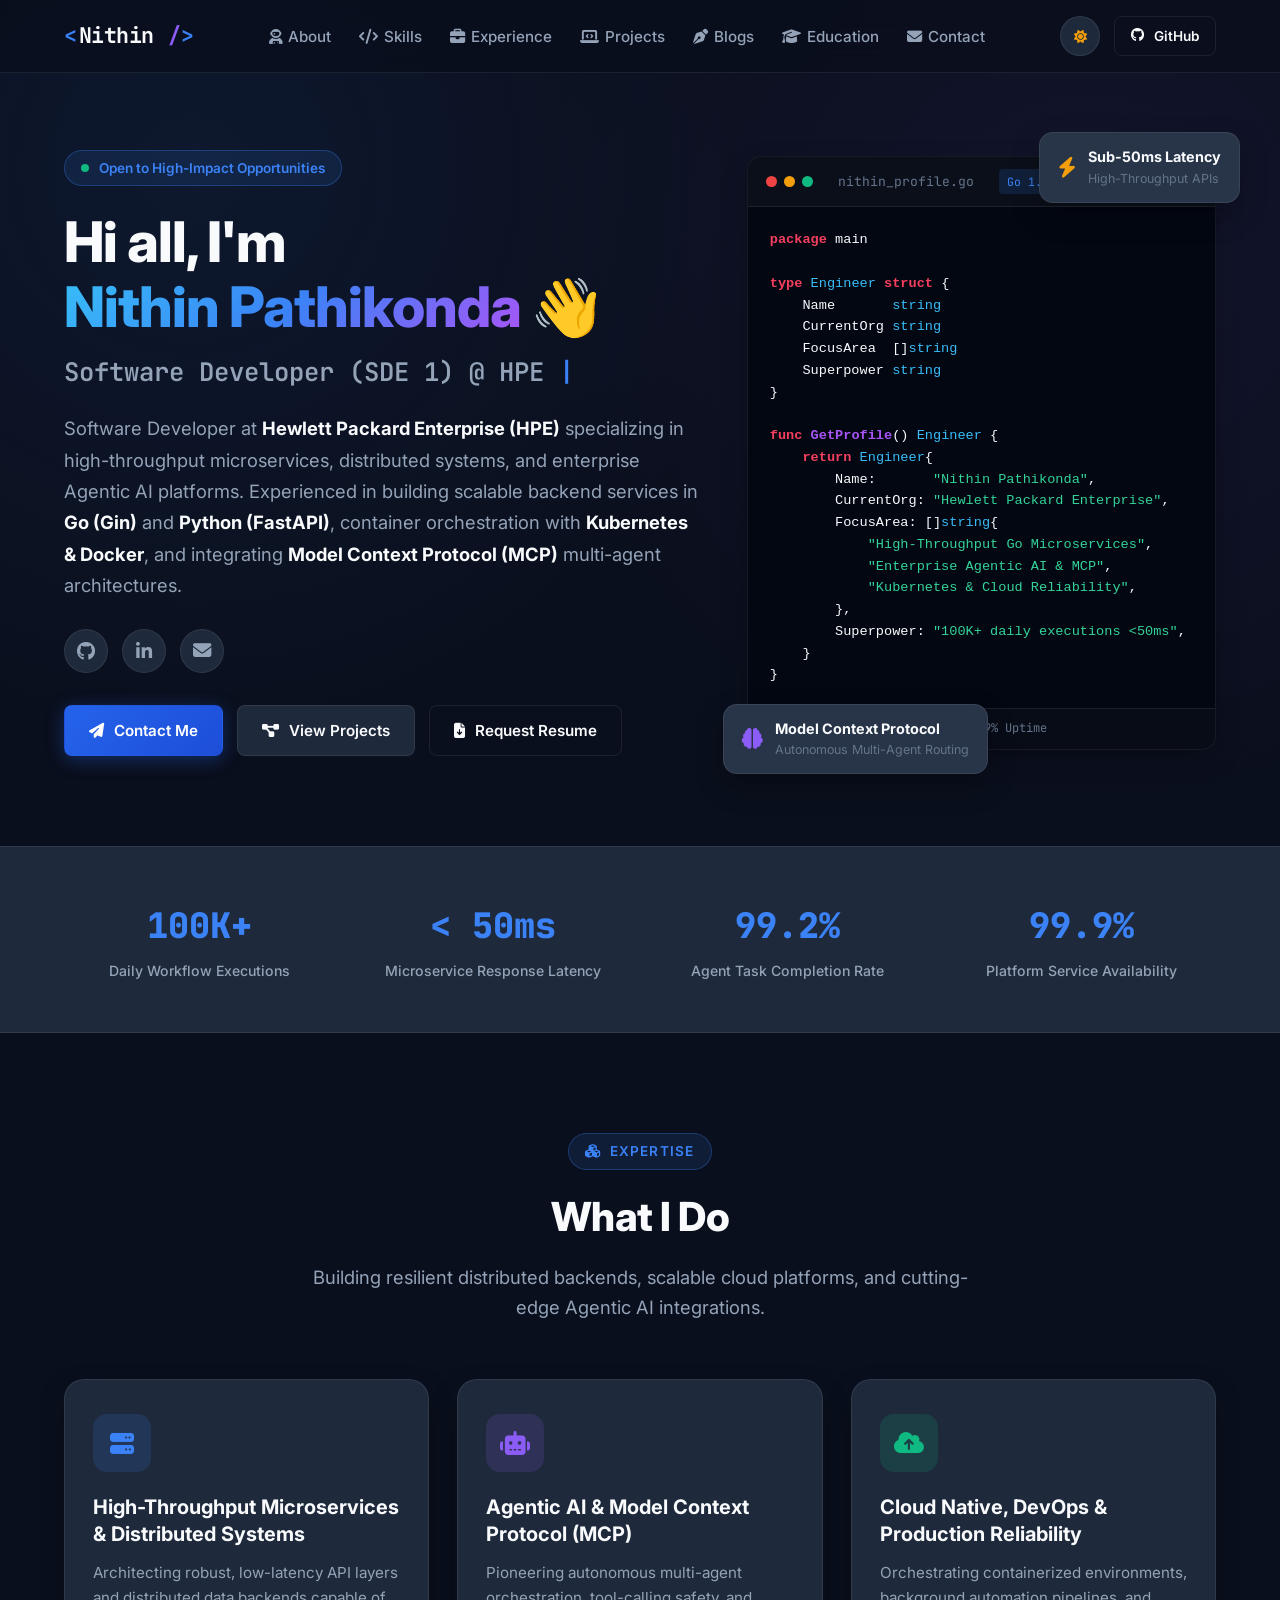
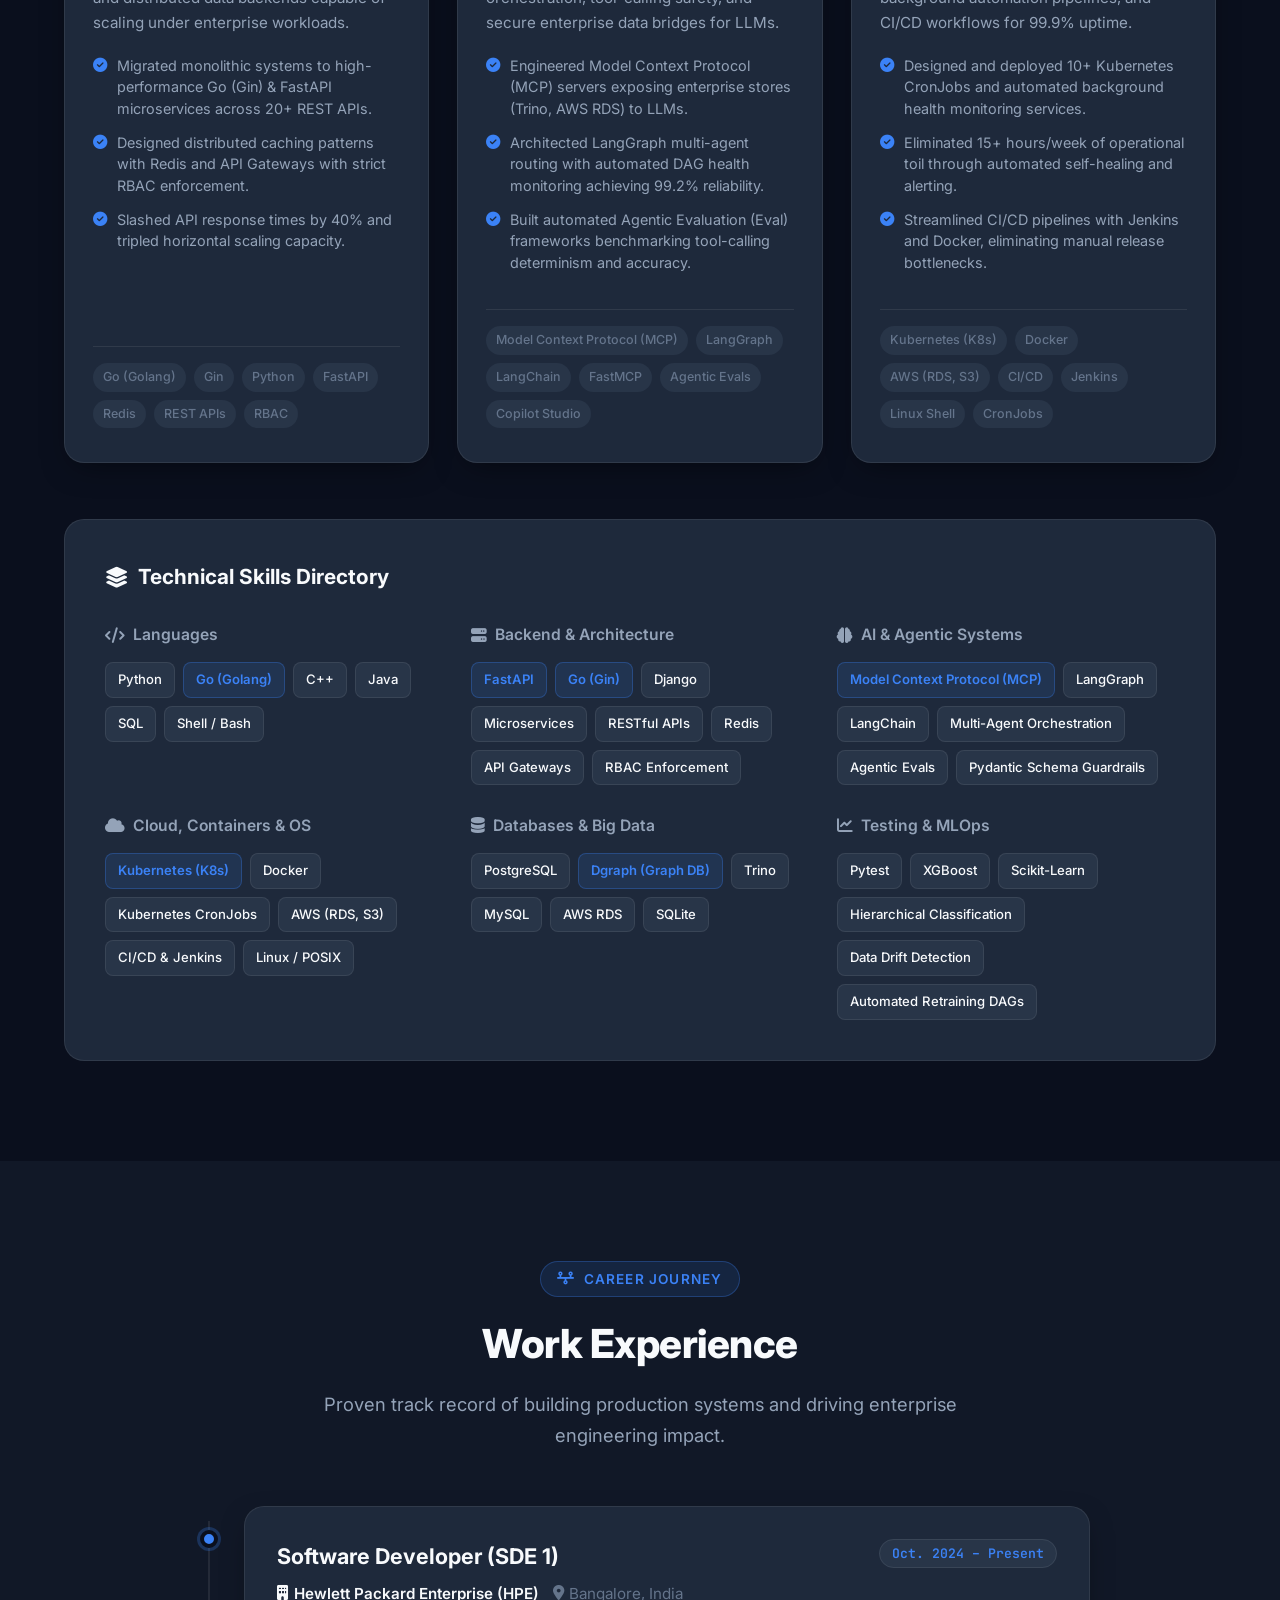
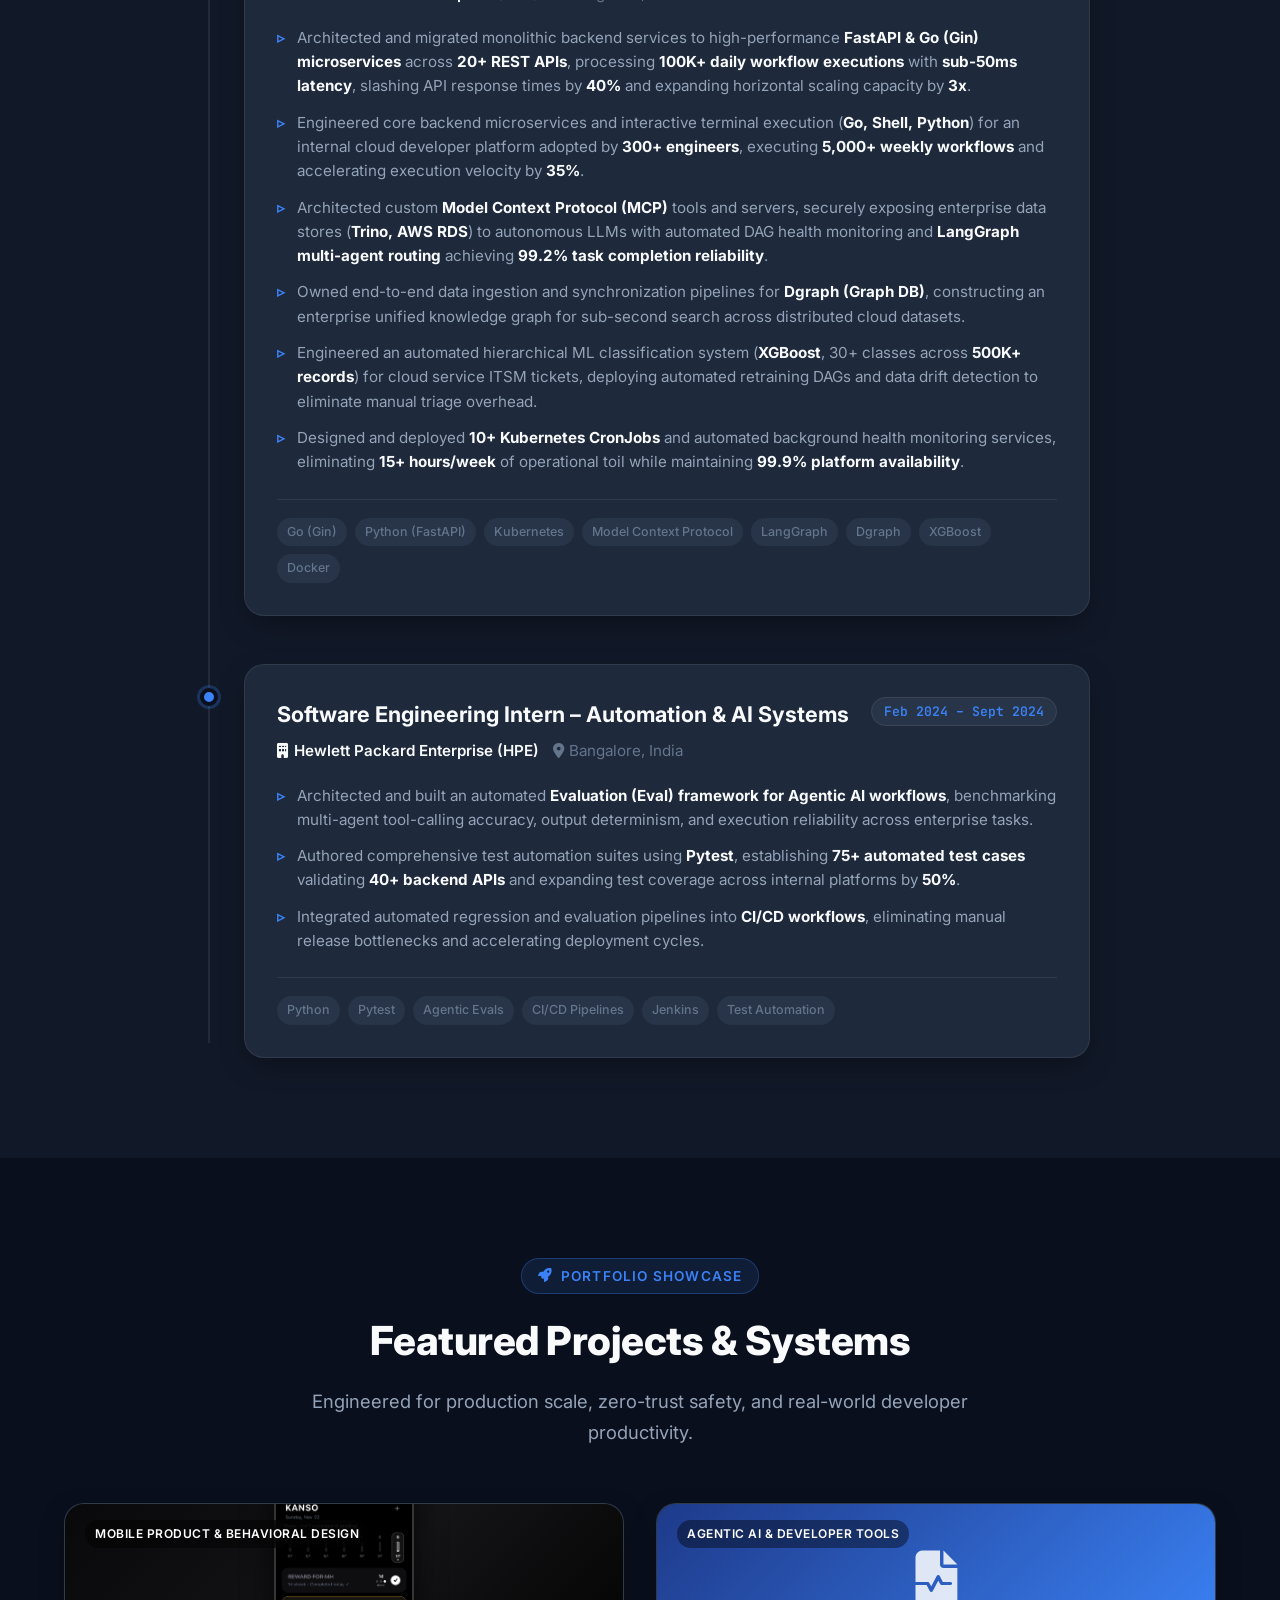
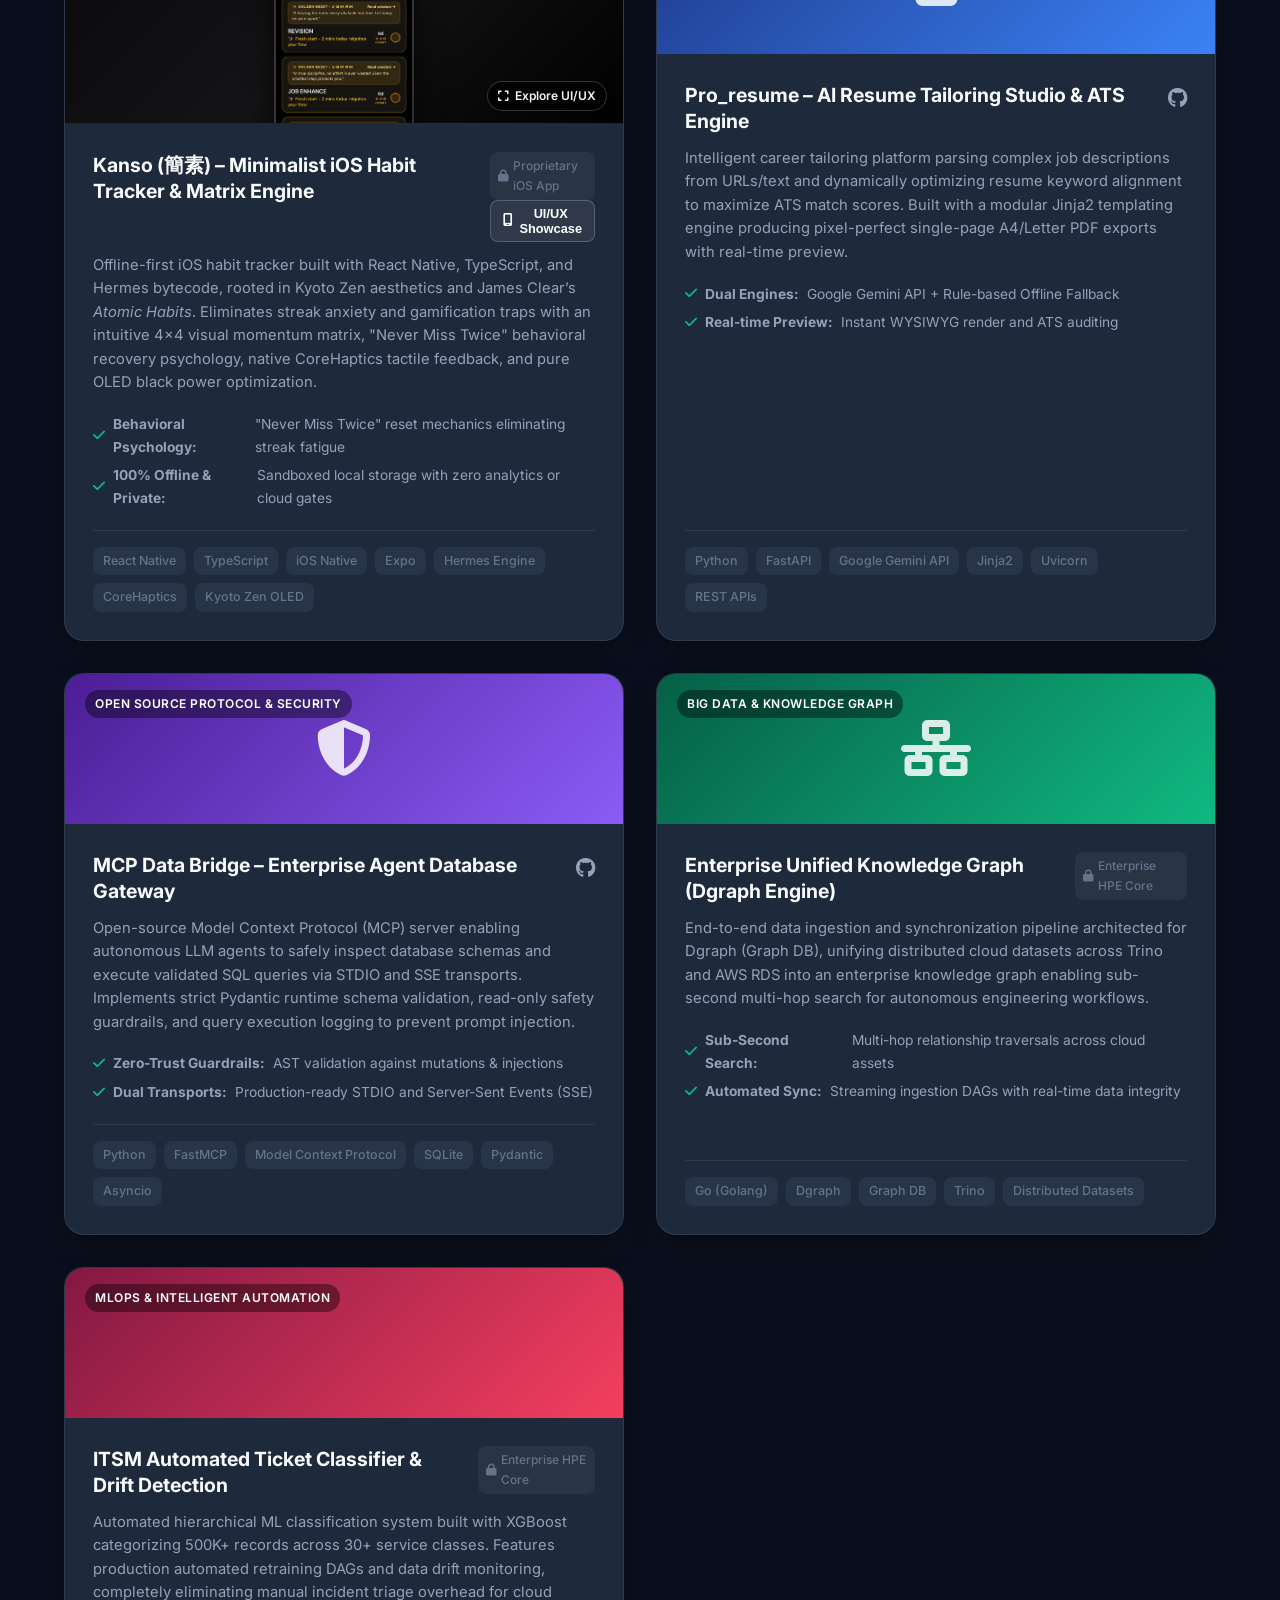
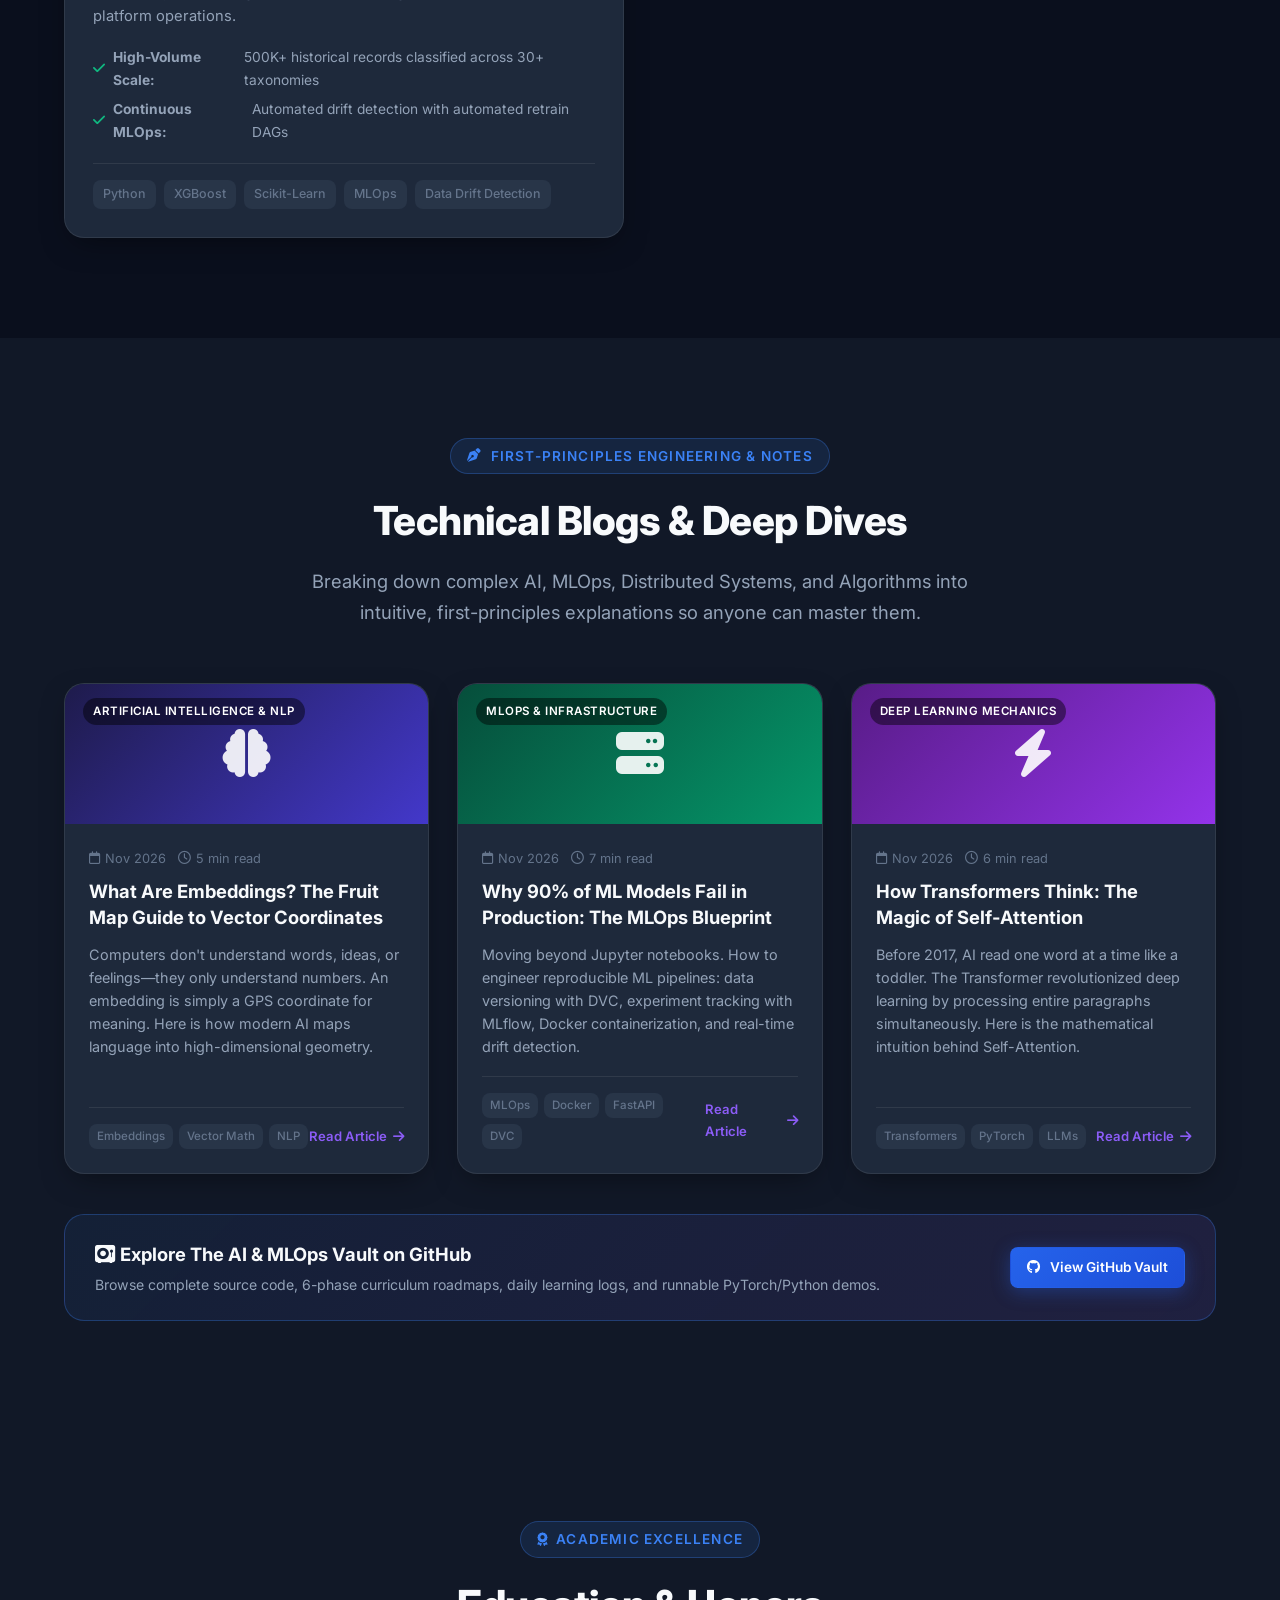
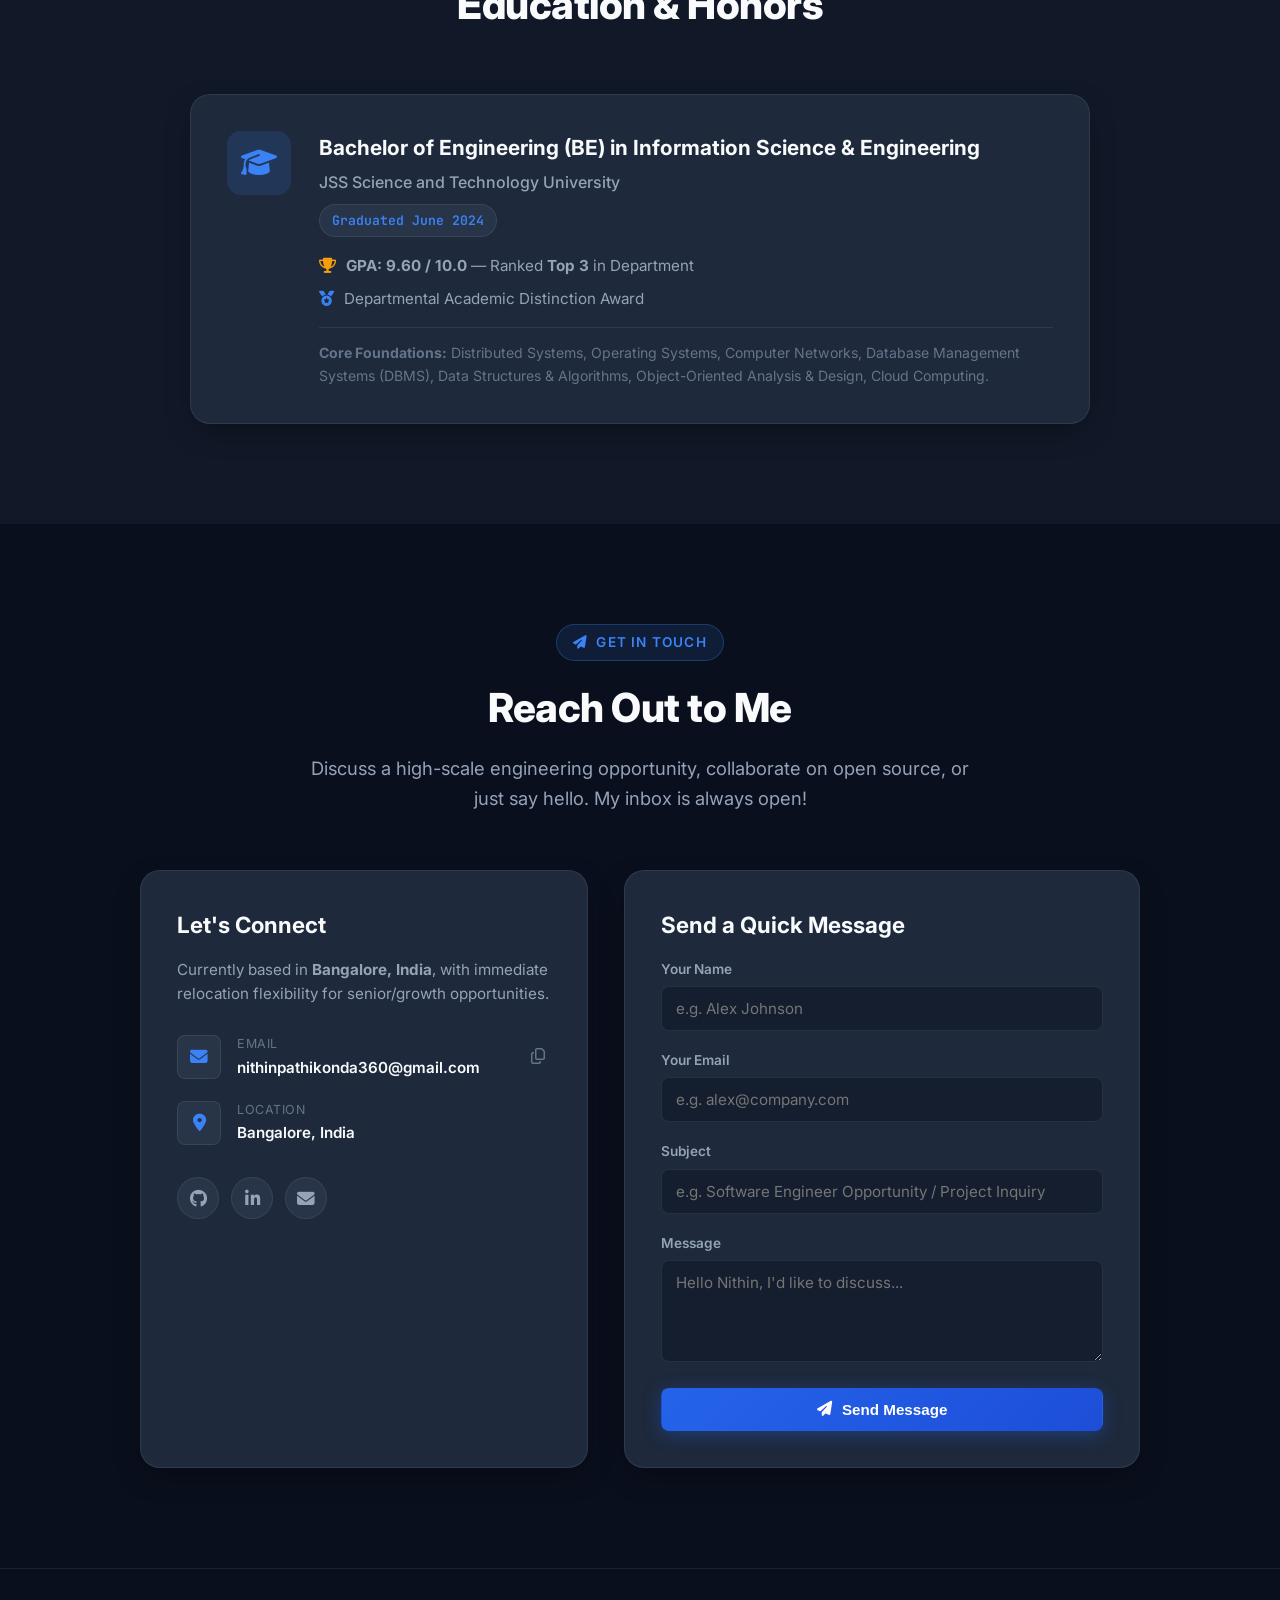
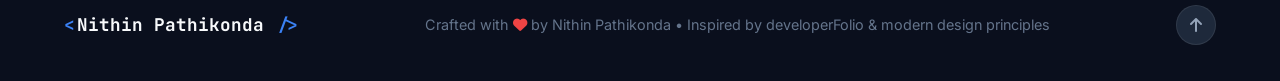
<file: index.html>
<!DOCTYPE html>
<html lang="en" data-theme="dark">
<head>
  <meta charset="UTF-8">
  <meta name="viewport" content="width=device-width, initial-scale=1.0">
  <title>Nithin Pathikonda | Software Developer & Distributed Systems Engineer</title>
  <meta name="description" content="Portfolio of Nithin Pathikonda - SDE 1 at Hewlett Packard Enterprise specializing in high-throughput microservices, distributed systems, and enterprise Agentic AI platforms.">
  <link rel="icon" type="image/x-icon" href="favicon.ico?v=4">
  <link rel="icon" type="image/png" sizes="32x32" href="assets/favicon.png?v=4">
  <link rel="icon" type="image/svg+xml" href="assets/favicon.svg?v=4">
  <link rel="apple-touch-icon" href="assets/favicon.png?v=4">
  
  <!-- Open Graph / LinkedIn Preview Meta Tags -->
  <meta property="og:type" content="website">
  <meta property="og:url" content="https://nithinpathikonda.github.io/">
  <meta property="og:title" content="Nithin Pathikonda — Software Engineering &amp; Systems Portfolio">
  <meta property="og:description" content="Software Developer at Hewlett Packard Enterprise specializing in high-throughput microservices (Go/Python), distributed systems, Model Context Protocol (MCP), and Kubernetes.">
  <meta property="og:image" content="https://nithinpathikonda.github.io/assets/og-preview.jpg">
  <meta property="og:image:width" content="1200">
  <meta property="og:image:height" content="630">

  <!-- Twitter Meta Tags -->
  <meta name="twitter:card" content="summary_large_image">
  <meta name="twitter:url" content="https://nithinpathikonda.github.io/">
  <meta name="twitter:title" content="Nithin Pathikonda — Software Engineering &amp; Systems Portfolio">
  <meta name="twitter:description" content="Software Developer at Hewlett Packard Enterprise specializing in high-throughput microservices, distributed systems, Model Context Protocol (MCP), and Kubernetes.">
  <meta name="twitter:image" content="https://nithinpathikonda.github.io/assets/og-preview.jpg">
  
  <!-- Fonts -->
  <link rel="preconnect" href="https://fonts.googleapis.com">
  <link rel="preconnect" href="https://fonts.gstatic.com" crossorigin>
  <link href="https://fonts.googleapis.com/css2?family=Inter:wght@300;400;500;600;700;800&family=JetBrains+Mono:wght@400;500;600&display=swap" rel="stylesheet">
  
  <!-- Font Awesome Icons -->
  <link rel="stylesheet" href="https://cdnjs.cloudflare.com/ajax/libs/font-awesome/6.5.1/css/all.min.css">
  
  <!-- Immediate URL Parameter Sanitizer: Strips query params before paint to prevent URL retention loops -->
  <script>
    (function() {
      try {
        var s = window.location.search || '';
        var h = window.location.hash || '';
        if (s.indexOf('project=kanso') !== -1 || s.indexOf('kanso') !== -1) {
          var targetHash = (h && h !== '#') ? h : '#kanso-showcase';
          var cleanUrl = window.location.protocol + '//' + window.location.host + window.location.pathname + targetHash;
          window.history.replaceState(null, '', cleanUrl);
        }
      } catch (e) {}
    })();
  </script>

  <!-- Custom Styles -->
  <link rel="stylesheet" href="css/style.css?v=4.0">
  <style>
    .kanso-modal.open {
      display: flex !important;
      opacity: 1 !important;
      pointer-events: auto !important;
    }
    .kanso-modal:not(.open) {
      display: none !important;
      opacity: 0 !important;
      pointer-events: none !important;
    }
  </style>
</head>
<body>

  <!-- Navigation -->
  <header class="navbar" id="navbar">
    <div class="nav-container">
      <a href="#home" class="nav-logo">
        <span class="logo-bracket">&lt;</span><span class="logo-text">Nithin</span><span class="logo-slash"> /</span><span class="logo-bracket">&gt;</span>
      </a>

      <nav class="nav-menu" id="navMenu">
        <a href="#about" class="nav-link"><i class="fa-solid fa-user-astronaut"></i> About</a>
        <a href="#skills" class="nav-link"><i class="fa-solid fa-code"></i> Skills</a>
        <a href="#experience" class="nav-link"><i class="fa-solid fa-briefcase"></i> Experience</a>
        <a href="#projects" class="nav-link"><i class="fa-solid fa-laptop-code"></i> Projects</a>
        <a href="#blogs" class="nav-link"><i class="fa-solid fa-pen-nib"></i> Blogs</a>
        <a href="#education" class="nav-link"><i class="fa-solid fa-graduation-cap"></i> Education</a>
        <a href="#contact" class="nav-link"><i class="fa-solid fa-envelope"></i> Contact</a>
      </nav>

      <div class="nav-actions">
        <!-- Theme Toggle -->
        <button class="theme-toggle-btn" id="themeToggle" aria-label="Toggle Dark/Light Mode">
          <i class="fa-solid fa-moon moon-icon"></i>
          <i class="fa-solid fa-sun sun-icon"></i>
        </button>

        <a href="https://github.com/NithinPathikonda" target="_blank" rel="noopener" class="btn btn-outline btn-sm nav-cta">
          <i class="fa-brands fa-github"></i> GitHub
        </a>

        <!-- Mobile Menu Toggle -->
        <button class="mobile-toggle" id="mobileToggle" aria-label="Open Navigation Menu">
          <span></span>
          <span></span>
          <span></span>
        </button>
      </div>
    </div>
  </header>

  <!-- Hero Section -->
  <section class="hero-section" id="home">
    <div class="container hero-grid">
      <div class="hero-content" id="about">
        <div class="hero-badge">
          <span class="pulse-dot"></span>
          <span>Open to High-Impact Opportunities</span>
        </div>

        <h1 class="hero-title">
          Hi all, I'm <br>
          <span class="gradient-text">Nithin Pathikonda</span> <span class="wave-emoji">👋</span>
        </h1>

        <h2 class="hero-role">
          <span id="typedText">Software Developer (SDE 1)</span>
          <span class="typing-cursor">|</span>
        </h2>

        <p class="hero-bio">
          Software Developer at <strong>Hewlett Packard Enterprise (HPE)</strong> specializing in 
          high-throughput microservices, distributed systems, and enterprise Agentic AI platforms. 
          Experienced in building scalable backend services in <strong>Go (Gin)</strong> and <strong>Python (FastAPI)</strong>, 
          container orchestration with <strong>Kubernetes & Docker</strong>, and integrating 
          <strong>Model Context Protocol (MCP)</strong> multi-agent architectures.
        </p>

        <!-- Social Media Icons -->
        <div class="hero-socials">
          <a href="https://github.com/NithinPathikonda" target="_blank" rel="noopener" class="social-icon" title="GitHub">
            <i class="fa-brands fa-github"></i>
          </a>
          <a href="https://www.linkedin.com/in/nithin-pathikonda" target="_blank" rel="noopener" class="social-icon" title="LinkedIn">
            <i class="fa-brands fa-linkedin-in"></i>
          </a>
          <a href="mailto:nithinpathikonda360@gmail.com" class="social-icon" title="Email Nithin">
            <i class="fa-solid fa-envelope"></i>
          </a>
        </div>

        <!-- Call to Actions -->
        <div class="hero-buttons">
          <a href="#contact" class="btn btn-primary">
            <i class="fa-solid fa-paper-plane"></i> Contact Me
          </a>
          <a href="#projects" class="btn btn-secondary">
            <i class="fa-solid fa-diagram-project"></i> View Projects
          </a>
          <a href="mailto:nithinpathikonda360@gmail.com?subject=Resume%20Request%20-%20Nithin%20Pathikonda" class="btn btn-outline">
            <i class="fa-solid fa-file-arrow-down"></i> Request Resume
          </a>
        </div>
      </div>

      <!-- Hero Visual / Interactive Code Card -->
      <div class="hero-visual">
        <div class="code-window">
          <div class="window-header">
            <div class="window-dots">
              <span class="dot dot-red"></span>
              <span class="dot dot-yellow"></span>
              <span class="dot dot-green"></span>
            </div>
            <div class="window-title">nithin_profile.go</div>
            <div class="window-badge">Go 1.23 • High Concurrency</div>
          </div>
          <div class="window-body">
            <pre><code><span class="c-keyword">package</span> main

<span class="c-keyword">type</span> <span class="c-type">Engineer</span> <span class="c-keyword">struct</span> {
    Name       <span class="c-type">string</span>
    CurrentOrg <span class="c-type">string</span>
    FocusArea  []<span class="c-type">string</span>
    Superpower <span class="c-type">string</span>
}

<span class="c-keyword">func</span> <span class="c-func">GetProfile</span>() <span class="c-type">Engineer</span> {
    <span class="c-keyword">return</span> <span class="c-type">Engineer</span>{
        Name:       <span class="c-string">"Nithin Pathikonda"</span>,
        CurrentOrg: <span class="c-string">"Hewlett Packard Enterprise"</span>,
        FocusArea: []<span class="c-type">string</span>{
            <span class="c-string">"High-Throughput Go Microservices"</span>,
            <span class="c-string">"Enterprise Agentic AI &amp; MCP"</span>,
            <span class="c-string">"Kubernetes &amp; Cloud Reliability"</span>,
        },
        Superpower: <span class="c-string">"100K+ daily executions &lt;50ms"</span>,
    }
}</code></pre>
          </div>
          <div class="window-footer">
            <span class="status-indicator"></span>
            <span>Production Engine Status: 99.9% Uptime</span>
          </div>
        </div>

        <!-- Floating Badges -->
        <div class="floating-badge badge-top">
          <i class="fa-solid fa-bolt text-yellow"></i>
          <div>
            <strong>Sub-50ms Latency</strong>
            <span>High-Throughput APIs</span>
          </div>
        </div>

        <div class="floating-badge badge-bottom">
          <i class="fa-solid fa-brain text-purple"></i>
          <div>
            <strong>Model Context Protocol</strong>
            <span>Autonomous Multi-Agent Routing</span>
          </div>
        </div>
      </div>
    </div>
  </section>

  <!-- Metric Highlights Strip (Inspired by top design portfolios) -->
  <section class="metrics-ribbon">
    <div class="container metrics-grid">
      <div class="metric-card">
        <div class="metric-number" data-target="100000">100K+</div>
        <div class="metric-label">Daily Workflow Executions</div>
      </div>
      <div class="metric-card">
        <div class="metric-number">&lt; 50ms</div>
        <div class="metric-label">Microservice Response Latency</div>
      </div>
      <div class="metric-card">
        <div class="metric-number" data-target="99.2">99.2%</div>
        <div class="metric-label">Agent Task Completion Rate</div>
      </div>
      <div class="metric-card">
        <div class="metric-number">99.9%</div>
        <div class="metric-label">Platform Service Availability</div>
      </div>
    </div>
  </section>

  <!-- What I Do / Domains Section (developerFolio style) -->
  <section class="section" id="skills">
    <div class="container">
      <div class="section-header text-center">
        <span class="section-tag"><i class="fa-solid fa-cubes"></i> Expertise</span>
        <h2 class="section-title">What I Do</h2>
        <p class="section-subtitle">
          Building resilient distributed backends, scalable cloud platforms, and cutting-edge Agentic AI integrations.
        </p>
      </div>

      <div class="domains-grid">
        <!-- Domain 1 -->
        <div class="domain-card">
          <div class="domain-icon-box icon-blue">
            <i class="fa-solid fa-server"></i>
          </div>
          <h3 class="domain-title">High-Throughput Microservices &amp; Distributed Systems</h3>
          <p class="domain-desc">
            Architecting robust, low-latency API layers and distributed data backends capable of scaling under enterprise workloads.
          </p>
          <ul class="domain-bullets">
            <li><i class="fa-solid fa-check-circle"></i> Migrated monolithic systems to high-performance Go (Gin) &amp; FastAPI microservices across 20+ REST APIs.</li>
            <li><i class="fa-solid fa-check-circle"></i> Designed distributed caching patterns with Redis and API Gateways with strict RBAC enforcement.</li>
            <li><i class="fa-solid fa-check-circle"></i> Slashed API response times by 40% and tripled horizontal scaling capacity.</li>
          </ul>
          <div class="domain-tags">
            <span>Go (Golang)</span>
            <span>Gin</span>
            <span>Python</span>
            <span>FastAPI</span>
            <span>Redis</span>
            <span>REST APIs</span>
            <span>RBAC</span>
          </div>
        </div>

        <!-- Domain 2 -->
        <div class="domain-card">
          <div class="domain-icon-box icon-purple">
            <i class="fa-solid fa-robot"></i>
          </div>
          <h3 class="domain-title">Agentic AI &amp; Model Context Protocol (MCP)</h3>
          <p class="domain-desc">
            Pioneering autonomous multi-agent orchestration, tool-calling safety, and secure enterprise data bridges for LLMs.
          </p>
          <ul class="domain-bullets">
            <li><i class="fa-solid fa-check-circle"></i> Engineered Model Context Protocol (MCP) servers exposing enterprise stores (Trino, AWS RDS) to LLMs.</li>
            <li><i class="fa-solid fa-check-circle"></i> Architected LangGraph multi-agent routing with automated DAG health monitoring achieving 99.2% reliability.</li>
            <li><i class="fa-solid fa-check-circle"></i> Built automated Agentic Evaluation (Eval) frameworks benchmarking tool-calling determinism and accuracy.</li>
          </ul>
          <div class="domain-tags">
            <span>Model Context Protocol (MCP)</span>
            <span>LangGraph</span>
            <span>LangChain</span>
            <span>FastMCP</span>
            <span>Agentic Evals</span>
            <span>Copilot Studio</span>
          </div>
        </div>

        <!-- Domain 3 -->
        <div class="domain-card">
          <div class="domain-icon-box icon-green">
            <i class="fa-solid fa-cloud-arrow-up"></i>
          </div>
          <h3 class="domain-title">Cloud Native, DevOps &amp; Production Reliability</h3>
          <p class="domain-desc">
            Orchestrating containerized environments, background automation pipelines, and CI/CD workflows for 99.9% uptime.
          </p>
          <ul class="domain-bullets">
            <li><i class="fa-solid fa-check-circle"></i> Designed and deployed 10+ Kubernetes CronJobs and automated background health monitoring services.</li>
            <li><i class="fa-solid fa-check-circle"></i> Eliminated 15+ hours/week of operational toil through automated self-healing and alerting.</li>
            <li><i class="fa-solid fa-check-circle"></i> Streamlined CI/CD pipelines with Jenkins and Docker, eliminating manual release bottlenecks.</li>
          </ul>
          <div class="domain-tags">
            <span>Kubernetes (K8s)</span>
            <span>Docker</span>
            <span>AWS (RDS, S3)</span>
            <span>CI/CD</span>
            <span>Jenkins</span>
            <span>Linux Shell</span>
            <span>CronJobs</span>
          </div>
        </div>
      </div>

      <!-- Skills Categorized Chips -->
      <div class="skills-catalog">
        <h3 class="skills-catalog-title"><i class="fa-solid fa-layer-group"></i> Technical Skills Directory</h3>
        
        <div class="skills-categories-grid">
          <div class="skill-category">
            <h4><i class="fa-solid fa-code"></i> Languages</h4>
            <div class="chips-container">
              <span class="chip">Python</span>
              <span class="chip chip-featured">Go (Golang)</span>
              <span class="chip">C++</span>
              <span class="chip">Java</span>
              <span class="chip">SQL</span>
              <span class="chip">Shell / Bash</span>
            </div>
          </div>

          <div class="skill-category">
            <h4><i class="fa-solid fa-server"></i> Backend &amp; Architecture</h4>
            <div class="chips-container">
              <span class="chip chip-featured">FastAPI</span>
              <span class="chip chip-featured">Go (Gin)</span>
              <span class="chip">Django</span>
              <span class="chip">Microservices</span>
              <span class="chip">RESTful APIs</span>
              <span class="chip">Redis</span>
              <span class="chip">API Gateways</span>
              <span class="chip">RBAC Enforcement</span>
            </div>
          </div>

          <div class="skill-category">
            <h4><i class="fa-solid fa-brain"></i> AI &amp; Agentic Systems</h4>
            <div class="chips-container">
              <span class="chip chip-featured">Model Context Protocol (MCP)</span>
              <span class="chip">LangGraph</span>
              <span class="chip">LangChain</span>
              <span class="chip">Multi-Agent Orchestration</span>
              <span class="chip">Agentic Evals</span>
              <span class="chip">Pydantic Schema Guardrails</span>
            </div>
          </div>

          <div class="skill-category">
            <h4><i class="fa-solid fa-cloud"></i> Cloud, Containers &amp; OS</h4>
            <div class="chips-container">
              <span class="chip chip-featured">Kubernetes (K8s)</span>
              <span class="chip">Docker</span>
              <span class="chip">Kubernetes CronJobs</span>
              <span class="chip">AWS (RDS, S3)</span>
              <span class="chip">CI/CD &amp; Jenkins</span>
              <span class="chip">Linux / POSIX</span>
            </div>
          </div>

          <div class="skill-category">
            <h4><i class="fa-solid fa-database"></i> Databases &amp; Big Data</h4>
            <div class="chips-container">
              <span class="chip">PostgreSQL</span>
              <span class="chip chip-featured">Dgraph (Graph DB)</span>
              <span class="chip">Trino</span>
              <span class="chip">MySQL</span>
              <span class="chip">AWS RDS</span>
              <span class="chip">SQLite</span>
            </div>
          </div>

          <div class="skill-category">
            <h4><i class="fa-solid fa-chart-line"></i> Testing &amp; MLOps</h4>
            <div class="chips-container">
              <span class="chip">Pytest</span>
              <span class="chip">XGBoost</span>
              <span class="chip">Scikit-Learn</span>
              <span class="chip">Hierarchical Classification</span>
              <span class="chip">Data Drift Detection</span>
              <span class="chip">Automated Retraining DAGs</span>
            </div>
          </div>
        </div>
      </div>
    </div>
  </section>

  <!-- Work Experience Section -->
  <section class="section section-alt" id="experience">
    <div class="container">
      <div class="section-header text-center">
        <span class="section-tag"><i class="fa-solid fa-timeline"></i> Career Journey</span>
        <h2 class="section-title">Work Experience</h2>
        <p class="section-subtitle">
          Proven track record of building production systems and driving enterprise engineering impact.
        </p>
      </div>

      <div class="experience-timeline">
        <!-- Role 1 -->
        <div class="timeline-item">
          <div class="timeline-dot"></div>
          <div class="timeline-card">
            <div class="timeline-header">
              <div>
                <h3 class="role-title">Software Developer (SDE 1)</h3>
                <div class="company-name">
                  <span class="badge-company"><i class="fa-solid fa-building"></i> Hewlett Packard Enterprise (HPE)</span>
                  <span class="location"><i class="fa-solid fa-location-dot"></i> Bangalore, India</span>
                </div>
              </div>
              <div class="role-duration">
                <span class="badge-time">Oct. 2024 – Present</span>
              </div>
            </div>

            <div class="timeline-body">
              <ul class="experience-points">
                <li>
                  Architected and migrated monolithic backend services to high-performance <strong>FastAPI &amp; Go (Gin) microservices</strong> across <strong>20+ REST APIs</strong>, processing <strong>100K+ daily workflow executions</strong> with <strong>sub-50ms latency</strong>, slashing API response times by <strong>40%</strong> and expanding horizontal scaling capacity by <strong>3x</strong>.
                </li>
                <li>
                  Engineered core backend microservices and interactive terminal execution (<strong>Go, Shell, Python</strong>) for an internal cloud developer platform adopted by <strong>300+ engineers</strong>, executing <strong>5,000+ weekly workflows</strong> and accelerating execution velocity by <strong>35%</strong>.
                </li>
                <li>
                  Architected custom <strong>Model Context Protocol (MCP)</strong> tools and servers, securely exposing enterprise data stores (<strong>Trino, AWS RDS</strong>) to autonomous LLMs with automated DAG health monitoring and <strong>LangGraph multi-agent routing</strong> achieving <strong>99.2% task completion reliability</strong>.
                </li>
                <li>
                  Owned end-to-end data ingestion and synchronization pipelines for <strong>Dgraph (Graph DB)</strong>, constructing an enterprise unified knowledge graph for sub-second search across distributed cloud datasets.
                </li>
                <li>
                  Engineered an automated hierarchical ML classification system (<strong>XGBoost</strong>, 30+ classes across <strong>500K+ records</strong>) for cloud service ITSM tickets, deploying automated retraining DAGs and data drift detection to eliminate manual triage overhead.
                </li>
                <li>
                  Designed and deployed <strong>10+ Kubernetes CronJobs</strong> and automated background health monitoring services, eliminating <strong>15+ hours/week</strong> of operational toil while maintaining <strong>99.9% platform availability</strong>.
                </li>
              </ul>
            </div>

            <div class="timeline-tech">
              <span class="tag">Go (Gin)</span>
              <span class="tag">Python (FastAPI)</span>
              <span class="tag">Kubernetes</span>
              <span class="tag">Model Context Protocol</span>
              <span class="tag">LangGraph</span>
              <span class="tag">Dgraph</span>
              <span class="tag">XGBoost</span>
              <span class="tag">Docker</span>
            </div>
          </div>
        </div>

        <!-- Role 2 -->
        <div class="timeline-item">
          <div class="timeline-dot"></div>
          <div class="timeline-card">
            <div class="timeline-header">
              <div>
                <h3 class="role-title">Software Engineering Intern – Automation &amp; AI Systems</h3>
                <div class="company-name">
                  <span class="badge-company"><i class="fa-solid fa-building"></i> Hewlett Packard Enterprise (HPE)</span>
                  <span class="location"><i class="fa-solid fa-location-dot"></i> Bangalore, India</span>
                </div>
              </div>
              <div class="role-duration">
                <span class="badge-time">Feb 2024 – Sept 2024</span>
              </div>
            </div>

            <div class="timeline-body">
              <ul class="experience-points">
                <li>
                  Architected and built an automated <strong>Evaluation (Eval) framework for Agentic AI workflows</strong>, benchmarking multi-agent tool-calling accuracy, output determinism, and execution reliability across enterprise tasks.
                </li>
                <li>
                  Authored comprehensive test automation suites using <strong>Pytest</strong>, establishing <strong>75+ automated test cases</strong> validating <strong>40+ backend APIs</strong> and expanding test coverage across internal platforms by <strong>50%</strong>.
                </li>
                <li>
                  Integrated automated regression and evaluation pipelines into <strong>CI/CD workflows</strong>, eliminating manual release bottlenecks and accelerating deployment cycles.
                </li>
              </ul>
            </div>

            <div class="timeline-tech">
              <span class="tag">Python</span>
              <span class="tag">Pytest</span>
              <span class="tag">Agentic Evals</span>
              <span class="tag">CI/CD Pipelines</span>
              <span class="tag">Jenkins</span>
              <span class="tag">Test Automation</span>
            </div>
          </div>
        </div>
      </div>
    </div>
  </section>

  <!-- Featured Projects Section (Tom Scott Case Study Style) -->
  <section class="section" id="projects">
    <div class="container">
      <div class="section-header text-center">
        <span class="section-tag"><i class="fa-solid fa-rocket"></i> Portfolio Showcase</span>
        <h2 class="section-title">Featured Projects &amp; Systems</h2>
        <p class="section-subtitle">
          Engineered for production scale, zero-trust safety, and real-world developer productivity.
        </p>
      </div>

      <div class="projects-grid">
        <!-- Project 1: Kanso (簡素) -->
        <div class="project-card" id="kanso-showcase">
          <div class="project-image-banner banner-kanso" onclick="openKansoModal()" style="cursor: pointer;" title="Click to view interactive UI/UX preview">
            <div class="project-category-badge">Mobile Product &amp; Behavioral Design</div>
            <img src="assets/kanso/routines.png" alt="Kanso iPhone Preview" class="banner-phone-preview">
            <div class="kanso-banner-pill"><i class="fa-solid fa-expand"></i> Explore UI/UX</div>
          </div>
          <div class="project-content">
            <div class="project-header">
              <h3 class="project-title">Kanso (簡素) – Minimalist iOS Habit Tracker &amp; Matrix Engine</h3>
              <div class="project-links">
                <span class="badge-internal"><i class="fa-solid fa-lock"></i> Proprietary iOS App</span>
                <button type="button" class="btn-preview-link" onclick="openKansoModal()" title="View UI/UX Screenshots">
                  <i class="fa-solid fa-mobile-screen"></i> UI/UX Showcase
                </button>
              </div>
            </div>
            <p class="project-description">
              Offline-first iOS habit tracker built with React Native, TypeScript, and Hermes bytecode, rooted in Kyoto Zen aesthetics and James Clear’s <em>Atomic Habits</em>. Eliminates streak anxiety and gamification traps with an intuitive 4x4 visual momentum matrix, "Never Miss Twice" behavioral recovery psychology, native CoreHaptics tactile feedback, and pure OLED black power optimization.
            </p>
            <div class="project-highlights">
              <div><i class="fa-solid fa-check text-green"></i> <strong>Behavioral Psychology:</strong> "Never Miss Twice" reset mechanics eliminating streak fatigue</div>
              <div><i class="fa-solid fa-check text-green"></i> <strong>100% Offline &amp; Private:</strong> Sandboxed local storage with zero analytics or cloud gates</div>
            </div>
            <div class="project-tags">
              <span>React Native</span>
              <span>TypeScript</span>
              <span>iOS Native</span>
              <span>Expo</span>
              <span>Hermes Engine</span>
              <span>CoreHaptics</span>
              <span>Kyoto Zen OLED</span>
            </div>
          </div>
        </div>

        <!-- Project 2 -->
        <div class="project-card">
          <div class="project-image-banner banner-1">
            <div class="project-category-badge">Agentic AI &amp; Developer Tools</div>
            <div class="project-icon-large"><i class="fa-solid fa-file-waveform"></i></div>
          </div>
          <div class="project-content">
            <div class="project-header">
              <h3 class="project-title">Pro_resume – AI Resume Tailoring Studio &amp; ATS Engine</h3>
              <div class="project-links">
                <a href="https://github.com/NithinPathikonda/Pro_resume" target="_blank" rel="noopener" class="icon-link" title="Source Code">
                  <i class="fa-brands fa-github"></i>
                </a>
              </div>
            </div>
            <p class="project-description">
              Intelligent career tailoring platform parsing complex job descriptions from URLs/text and dynamically optimizing resume keyword alignment to maximize ATS match scores. Built with a modular Jinja2 templating engine producing pixel-perfect single-page A4/Letter PDF exports with real-time preview.
            </p>
            <div class="project-highlights">
              <div><i class="fa-solid fa-check text-green"></i> <strong>Dual Engines:</strong> Google Gemini API + Rule-based Offline Fallback</div>
              <div><i class="fa-solid fa-check text-green"></i> <strong>Real-time Preview:</strong> Instant WYSIWYG render and ATS auditing</div>
            </div>
            <div class="project-tags">
              <span>Python</span>
              <span>FastAPI</span>
              <span>Google Gemini API</span>
              <span>Jinja2</span>
              <span>Uvicorn</span>
              <span>REST APIs</span>
            </div>
          </div>
        </div>

        <!-- Project 2 -->
        <div class="project-card">
          <div class="project-image-banner banner-2">
            <div class="project-category-badge">Open Source Protocol &amp; Security</div>
            <div class="project-icon-large"><i class="fa-solid fa-shield-halved"></i></div>
          </div>
          <div class="project-content">
            <div class="project-header">
              <h3 class="project-title">MCP Data Bridge – Enterprise Agent Database Gateway</h3>
              <div class="project-links">
                <a href="https://github.com/NithinPathikonda/mcp-data-bridge" target="_blank" rel="noopener" class="icon-link" title="Source Code">
                  <i class="fa-brands fa-github"></i>
                </a>
              </div>
            </div>
            <p class="project-description">
              Open-source Model Context Protocol (MCP) server enabling autonomous LLM agents to safely inspect database schemas and execute validated SQL queries via STDIO and SSE transports. Implements strict Pydantic runtime schema validation, read-only safety guardrails, and query execution logging to prevent prompt injection.
            </p>
            <div class="project-highlights">
              <div><i class="fa-solid fa-check text-green"></i> <strong>Zero-Trust Guardrails:</strong> AST validation against mutations &amp; injections</div>
              <div><i class="fa-solid fa-check text-green"></i> <strong>Dual Transports:</strong> Production-ready STDIO and Server-Sent Events (SSE)</div>
            </div>
            <div class="project-tags">
              <span>Python</span>
              <span>FastMCP</span>
              <span>Model Context Protocol</span>
              <span>SQLite</span>
              <span>Pydantic</span>
              <span>Asyncio</span>
            </div>
          </div>
        </div>

        <!-- Project 3 -->
        <div class="project-card">
          <div class="project-image-banner banner-3">
            <div class="project-category-badge">Big Data &amp; Knowledge Graph</div>
            <div class="project-icon-large"><i class="fa-solid fa-network-wired"></i></div>
          </div>
          <div class="project-content">
            <div class="project-header">
              <h3 class="project-title">Enterprise Unified Knowledge Graph (Dgraph Engine)</h3>
              <div class="project-links">
                <span class="badge-internal"><i class="fa-solid fa-lock"></i> Enterprise HPE Core</span>
              </div>
            </div>
            <p class="project-description">
              End-to-end data ingestion and synchronization pipeline architected for Dgraph (Graph DB), unifying distributed cloud datasets across Trino and AWS RDS into an enterprise knowledge graph enabling sub-second multi-hop search for autonomous engineering workflows.
            </p>
            <div class="project-highlights">
              <div><i class="fa-solid fa-check text-green"></i> <strong>Sub-Second Search:</strong> Multi-hop relationship traversals across cloud assets</div>
              <div><i class="fa-solid fa-check text-green"></i> <strong>Automated Sync:</strong> Streaming ingestion DAGs with real-time data integrity</div>
            </div>
            <div class="project-tags">
              <span>Go (Golang)</span>
              <span>Dgraph</span>
              <span>Graph DB</span>
              <span>Trino</span>
              <span>Distributed Datasets</span>
            </div>
          </div>
        </div>

        <!-- Project 4 -->
        <div class="project-card">
          <div class="project-image-banner banner-4">
            <div class="project-category-badge">MLOps &amp; Intelligent Automation</div>
            <div class="project-icon-large"><i class="fa-solid fa-diagram-precedence"></i></div>
          </div>
          <div class="project-content">
            <div class="project-header">
              <h3 class="project-title">ITSM Automated Ticket Classifier &amp; Drift Detection</h3>
              <div class="project-links">
                <span class="badge-internal"><i class="fa-solid fa-lock"></i> Enterprise HPE Core</span>
              </div>
            </div>
            <p class="project-description">
              Automated hierarchical ML classification system built with XGBoost categorizing 500K+ records across 30+ service classes. Features production automated retraining DAGs and data drift monitoring, completely eliminating manual incident triage overhead for cloud platform operations.
            </p>
            <div class="project-highlights">
              <div><i class="fa-solid fa-check text-green"></i> <strong>High-Volume Scale:</strong> 500K+ historical records classified across 30+ taxonomies</div>
              <div><i class="fa-solid fa-check text-green"></i> <strong>Continuous MLOps:</strong> Automated drift detection with automated retrain DAGs</div>
            </div>
            <div class="project-tags">
              <span>Python</span>
              <span>XGBoost</span>
              <span>Scikit-Learn</span>
              <span>MLOps</span>
              <span>Data Drift Detection</span>
            </div>
          </div>
        </div>
      </div>
    </div>
  </section>

  <!-- Technical Blogs & Teaching Section -->
  <section class="section section-alt" id="blogs">
    <div class="container">
      <div class="section-header text-center">
        <span class="section-tag"><i class="fa-solid fa-pen-nib"></i> First-Principles Engineering &amp; Notes</span>
        <h2 class="section-title">Technical Blogs &amp; Deep Dives</h2>
        <p class="section-subtitle">
          Breaking down complex AI, MLOps, Distributed Systems, and Algorithms into intuitive, first-principles explanations so anyone can master them.
        </p>
      </div>

      <div class="blogs-grid">
        <!-- Blog 1 -->
        <article class="blog-card">
          <div class="blog-banner blog-banner-1">
            <span class="blog-category-badge">Artificial Intelligence &amp; NLP</span>
            <div class="blog-icon-large"><i class="fa-solid fa-brain"></i></div>
          </div>
          <div class="blog-content">
            <div class="blog-meta">
              <span><i class="fa-regular fa-calendar"></i> Nov 2026</span>
              <span><i class="fa-regular fa-clock"></i> 5 min read</span>
            </div>
            <h3 class="blog-title">
              <a href="blogs/what-are-embeddings.html">What Are Embeddings? The Fruit Map Guide to Vector Coordinates</a>
            </h3>
            <p class="blog-description">
              Computers don't understand words, ideas, or feelings—they only understand numbers. An embedding is simply a GPS coordinate for meaning. Here is how modern AI maps language into high-dimensional geometry.
            </p>
            <div class="blog-footer">
              <div class="blog-tags">
                <span>Embeddings</span>
                <span>Vector Math</span>
                <span>NLP</span>
              </div>
              <a href="blogs/what-are-embeddings.html" class="blog-read-btn">
                Read Article <i class="fa-solid fa-arrow-right"></i>
              </a>
            </div>
          </div>
        </article>

        <!-- Blog 2 -->
        <article class="blog-card">
          <div class="blog-banner blog-banner-2">
            <span class="blog-category-badge">MLOps &amp; Infrastructure</span>
            <div class="blog-icon-large"><i class="fa-solid fa-server"></i></div>
          </div>
          <div class="blog-content">
            <div class="blog-meta">
              <span><i class="fa-regular fa-calendar"></i> Nov 2026</span>
              <span><i class="fa-regular fa-clock"></i> 7 min read</span>
            </div>
            <h3 class="blog-title">
              <a href="blogs/what-are-embeddings.html#mlops">Why 90% of ML Models Fail in Production: The MLOps Blueprint</a>
            </h3>
            <p class="blog-description">
              Moving beyond Jupyter notebooks. How to engineer reproducible ML pipelines: data versioning with DVC, experiment tracking with MLflow, Docker containerization, and real-time drift detection.
            </p>
            <div class="blog-footer">
              <div class="blog-tags">
                <span>MLOps</span>
                <span>Docker</span>
                <span>FastAPI</span>
                <span>DVC</span>
              </div>
              <a href="blogs/what-are-embeddings.html#mlops" class="blog-read-btn">
                Read Article <i class="fa-solid fa-arrow-right"></i>
              </a>
            </div>
          </div>
        </article>

        <!-- Blog 3 -->
        <article class="blog-card">
          <div class="blog-banner blog-banner-3">
            <span class="blog-category-badge">Deep Learning Mechanics</span>
            <div class="blog-icon-large"><i class="fa-solid fa-bolt"></i></div>
          </div>
          <div class="blog-content">
            <div class="blog-meta">
              <span><i class="fa-regular fa-calendar"></i> Nov 2026</span>
              <span><i class="fa-regular fa-clock"></i> 6 min read</span>
            </div>
            <h3 class="blog-title">
              <a href="blogs/what-are-embeddings.html#transformers">How Transformers Think: The Magic of Self-Attention</a>
            </h3>
            <p class="blog-description">
              Before 2017, AI read one word at a time like a toddler. The Transformer revolutionized deep learning by processing entire paragraphs simultaneously. Here is the mathematical intuition behind Self-Attention.
            </p>
            <div class="blog-footer">
              <div class="blog-tags">
                <span>Transformers</span>
                <span>PyTorch</span>
                <span>LLMs</span>
              </div>
              <a href="blogs/what-are-embeddings.html#transformers" class="blog-read-btn">
                Read Article <i class="fa-solid fa-arrow-right"></i>
              </a>
            </div>
          </div>
        </article>
      </div>

      <!-- Banner linking to the GitHub AI & MLOps Vault -->
      <div class="vault-banner">
        <div class="vault-banner-text">
          <h4><i class="fa-solid fa-vault"></i> Explore The AI &amp; MLOps Vault on GitHub</h4>
          <p>Browse complete source code, 6-phase curriculum roadmaps, daily learning logs, and runnable PyTorch/Python demos.</p>
        </div>
        <a href="https://github.com/NithinPathikonda/ai-mlops-vault" target="_blank" rel="noopener" class="btn btn-primary btn-sm">
          <i class="fa-brands fa-github"></i> View GitHub Vault
        </a>
      </div>
    </div>
  </section>

  <!-- Education & Honors Section -->
  <section class="section section-alt" id="education">
    <div class="container">
      <div class="section-header text-center">
        <span class="section-tag"><i class="fa-solid fa-award"></i> Academic Excellence</span>
        <h2 class="section-title">Education &amp; Honors</h2>
      </div>

      <div class="education-grid">
        <div class="education-card">
          <div class="education-icon-box">
            <i class="fa-solid fa-graduation-cap"></i>
          </div>
          <div class="education-details">
            <div class="edu-top">
              <div>
                <h3 class="edu-degree">Bachelor of Engineering (BE) in Information Science &amp; Engineering</h3>
                <h4 class="edu-inst">JSS Science and Technology University</h4>
              </div>
              <span class="badge-time">Graduated June 2024</span>
            </div>

            <div class="edu-honors">
              <div class="honor-item">
                <i class="fa-solid fa-trophy text-yellow"></i>
                <span><strong>GPA: 9.60 / 10.0</strong> — Ranked <strong>Top 3</strong> in Department</span>
              </div>
              <div class="honor-item">
                <i class="fa-solid fa-medal text-blue"></i>
                <span>Departmental Academic Distinction Award</span>
              </div>
            </div>

            <div class="edu-coursework">
              <strong>Core Foundations:</strong> Distributed Systems, Operating Systems, Computer Networks, Database Management Systems (DBMS), Data Structures &amp; Algorithms, Object-Oriented Analysis &amp; Design, Cloud Computing.
            </div>
          </div>
        </div>
      </div>
    </div>
  </section>

  <!-- Contact Section (developerFolio style) -->
  <section class="section" id="contact">
    <div class="container">
      <div class="section-header text-center">
        <span class="section-tag"><i class="fa-solid fa-paper-plane"></i> Get In Touch</span>
        <h2 class="section-title">Reach Out to Me</h2>
        <p class="section-subtitle">
          Discuss a high-scale engineering opportunity, collaborate on open source, or just say hello. My inbox is always open!
        </p>
      </div>

      <div class="contact-wrapper">
        <!-- Contact Info Card -->
        <div class="contact-info-card">
          <h3 class="contact-heading">Let's Connect</h3>
          <p class="contact-intro">
            Currently based in <strong>Bangalore, India</strong>, with immediate relocation flexibility for senior/growth opportunities.
          </p>

          <div class="contact-items">
            <!-- Email -->
            <div class="contact-item">
              <div class="contact-icon"><i class="fa-solid fa-envelope"></i></div>
              <div class="contact-text">
                <span class="contact-label">Email</span>
                <a href="mailto:nithinpathikonda360@gmail.com" class="contact-value" id="emailText">nithinpathikonda360@gmail.com</a>
              </div>
              <button class="copy-btn" id="copyEmailBtn" title="Copy Email">
                <i class="fa-regular fa-copy"></i>
              </button>
            </div>

            <!-- Location -->
            <div class="contact-item">
              <div class="contact-icon"><i class="fa-solid fa-location-dot"></i></div>
              <div class="contact-text">
                <span class="contact-label">Location</span>
                <span class="contact-value">Bangalore, India</span>
              </div>
            </div>
          </div>

          <div class="contact-socials">
            <a href="https://github.com/NithinPathikonda" target="_blank" rel="noopener" class="social-circle" title="GitHub">
              <i class="fa-brands fa-github"></i>
            </a>
            <a href="https://www.linkedin.com/in/nithin-pathikonda" target="_blank" rel="noopener" class="social-circle" title="LinkedIn">
              <i class="fa-brands fa-linkedin-in"></i>
            </a>
            <a href="mailto:nithinpathikonda360@gmail.com" class="social-circle" title="Email">
              <i class="fa-solid fa-envelope"></i>
            </a>
          </div>
        </div>

        <!-- Interactive Quick Message Form -->
        <div class="contact-form-card">
          <h3 class="contact-heading">Send a Quick Message</h3>
          <form id="quickContactForm" onsubmit="handleFormSubmit(event)">
            <div class="form-group">
              <label for="senderName">Your Name</label>
              <input type="text" id="senderName" class="form-input" placeholder="e.g. Alex Johnson" required>
            </div>
            <div class="form-group">
              <label for="senderEmail">Your Email</label>
              <input type="email" id="senderEmail" class="form-input" placeholder="e.g. alex@company.com" required>
            </div>
            <div class="form-group">
              <label for="senderSubject">Subject</label>
              <input type="text" id="senderSubject" class="form-input" placeholder="e.g. Software Engineer Opportunity / Project Inquiry" required>
            </div>
            <div class="form-group">
              <label for="senderMessage">Message</label>
              <textarea id="senderMessage" class="form-input" rows="4" placeholder="Hello Nithin, I'd like to discuss..." required></textarea>
            </div>
            <button type="submit" class="btn btn-primary btn-block">
              <i class="fa-solid fa-paper-plane"></i> Send Message
            </button>
          </form>
          <div id="formSuccessToast" class="toast-notification">Message drafted! Opening your email client...</div>
        </div>
      </div>
    </div>
  </section>

  <!-- Kanso iOS App Showcase Lightbox Modal -->
  <div id="kansoModal" class="kanso-modal" onclick="handleKansoModalBackdrop(event)" role="dialog" aria-modal="true" aria-label="Kanso iOS App Showcase">
    <div class="kanso-modal-dialog">
      <div class="kanso-modal-header">
        <div class="kanso-modal-title-box">
          <span class="kanso-kanji">簡素</span>
          <div>
            <h3 class="kanso-modal-title">Kanso (簡素) — Native iOS App</h3>
            <p class="kanso-modal-subtitle">Kyoto Zen Minimalist Habit Tracker • Physical Super Retina OLED</p>
          </div>
        </div>
        <button class="kanso-modal-close" onclick="closeKansoModal()" title="Close (Esc)">&times;</button>
      </div>

      <!-- Segment Tabs -->
      <div class="kanso-tab-bar">
        <button class="kanso-tab active" id="kansoTab0" onclick="switchKansoSlide(0)">
          <i class="fa-solid fa-check-circle"></i> 1. Routines
        </button>
        <button class="kanso-tab" id="kansoTab1" onclick="switchKansoSlide(1)">
          <i class="fa-solid fa-calendar-days"></i> 2. 4×4 Matrix
        </button>
        <button class="kanso-tab" id="kansoTab2" onclick="switchKansoSlide(2)">
          <i class="fa-solid fa-chart-line"></i> 3. Analytics
        </button>
        <button class="kanso-tab" id="kansoTab3" onclick="switchKansoSlide(3)">
          <i class="fa-solid fa-table-cells-large"></i> 4. Widgets
        </button>
      </div>

      <!-- Device Display Stage -->
      <div class="kanso-stage">
        <div class="kanso-phone-frame">
          <img id="kansoSlideImg" src="assets/kanso/routines.png" alt="Kanso iOS Screen" class="kanso-phone-screen">
        </div>
        <div class="kanso-caption-card">
          <div class="kanso-caption-badge" id="kansoSlideBadge">Kyoto Zen Habit Cards</div>
          <h4 class="kanso-caption-heading" id="kansoSlideTitle">Frictionless Daily Check-in &amp; Golden Resets</h4>
          <p class="kanso-caption-text" id="kansoSlideDesc">
            Eliminates streak shame using James Clear's "Never Miss Twice" rule. Features 2-minute golden reset cards with Stoic &amp; Zen wisdom to instantly reignite flow after an off day.
          </p>
          <ul class="kanso-caption-bullets" id="kansoSlideBullets">
            <li><i class="fa-solid fa-circle-check"></i> Pure #000000 OLED black theme turning pixels off and saving display battery</li>
            <li><i class="fa-solid fa-circle-check"></i> 1.2px hairline borders and native iOS CoreHaptics tactile feedback</li>
            <li><i class="fa-solid fa-circle-check"></i> Dynamic weekly momentum strip anchored to current date</li>
          </ul>
        </div>
      </div>
    </div>
  </div>

  <!-- Footer -->
  <footer class="footer">
    <div class="container footer-content">
      <div class="footer-logo">
        <span class="logo-bracket">&lt;</span><span class="logo-text">Nithin Pathikonda</span><span class="logo-slash"> /</span><span class="logo-bracket">&gt;</span>
      </div>
      <p class="footer-copy">
        Crafted with <i class="fa-solid fa-heart text-red"></i> by Nithin Pathikonda • Inspired by developerFolio &amp; modern design principles
      </p>
      <div class="footer-back-to-top">
        <a href="#home" class="back-to-top-btn" title="Back to top">
          <i class="fa-solid fa-arrow-up"></i>
        </a>
      </div>
    </div>
  </footer>

  <!-- Scripts -->
  <script src="js/main.js?v=4.0"></script>
</body>
</html>
</file>
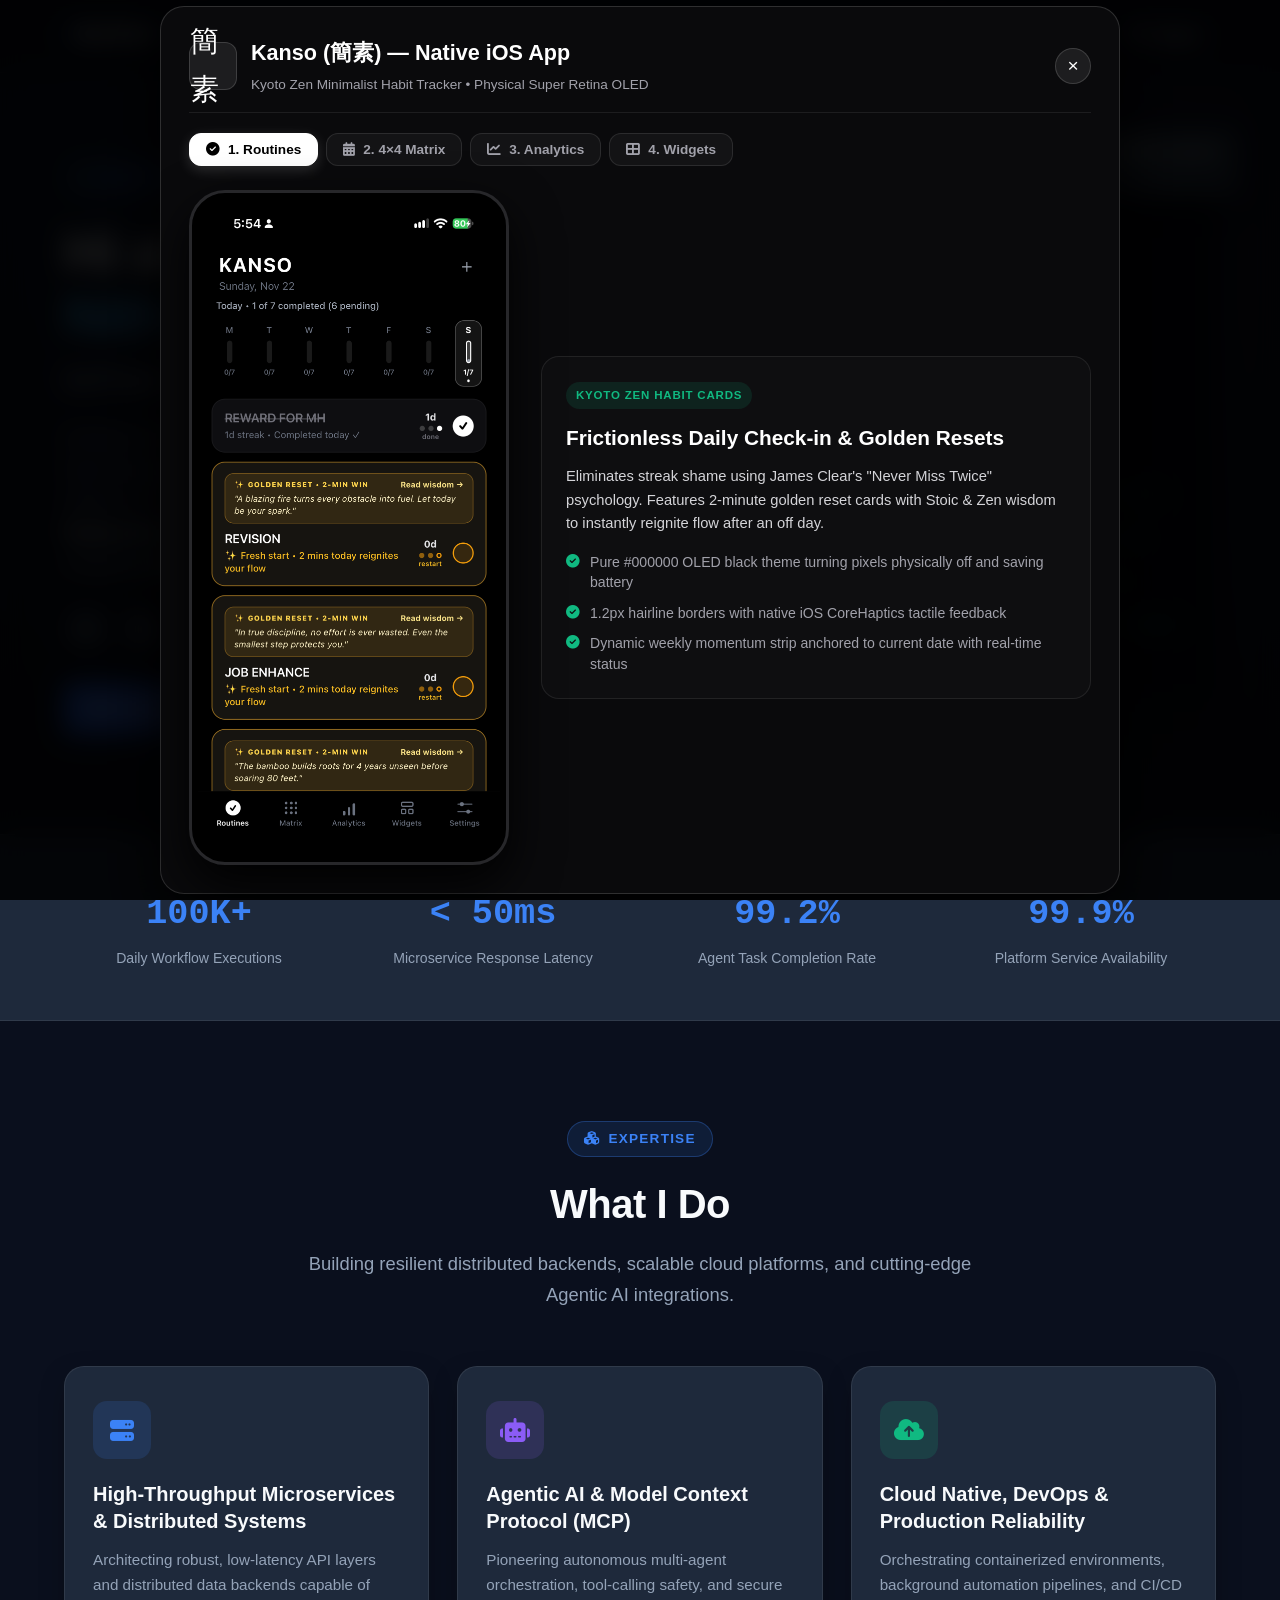
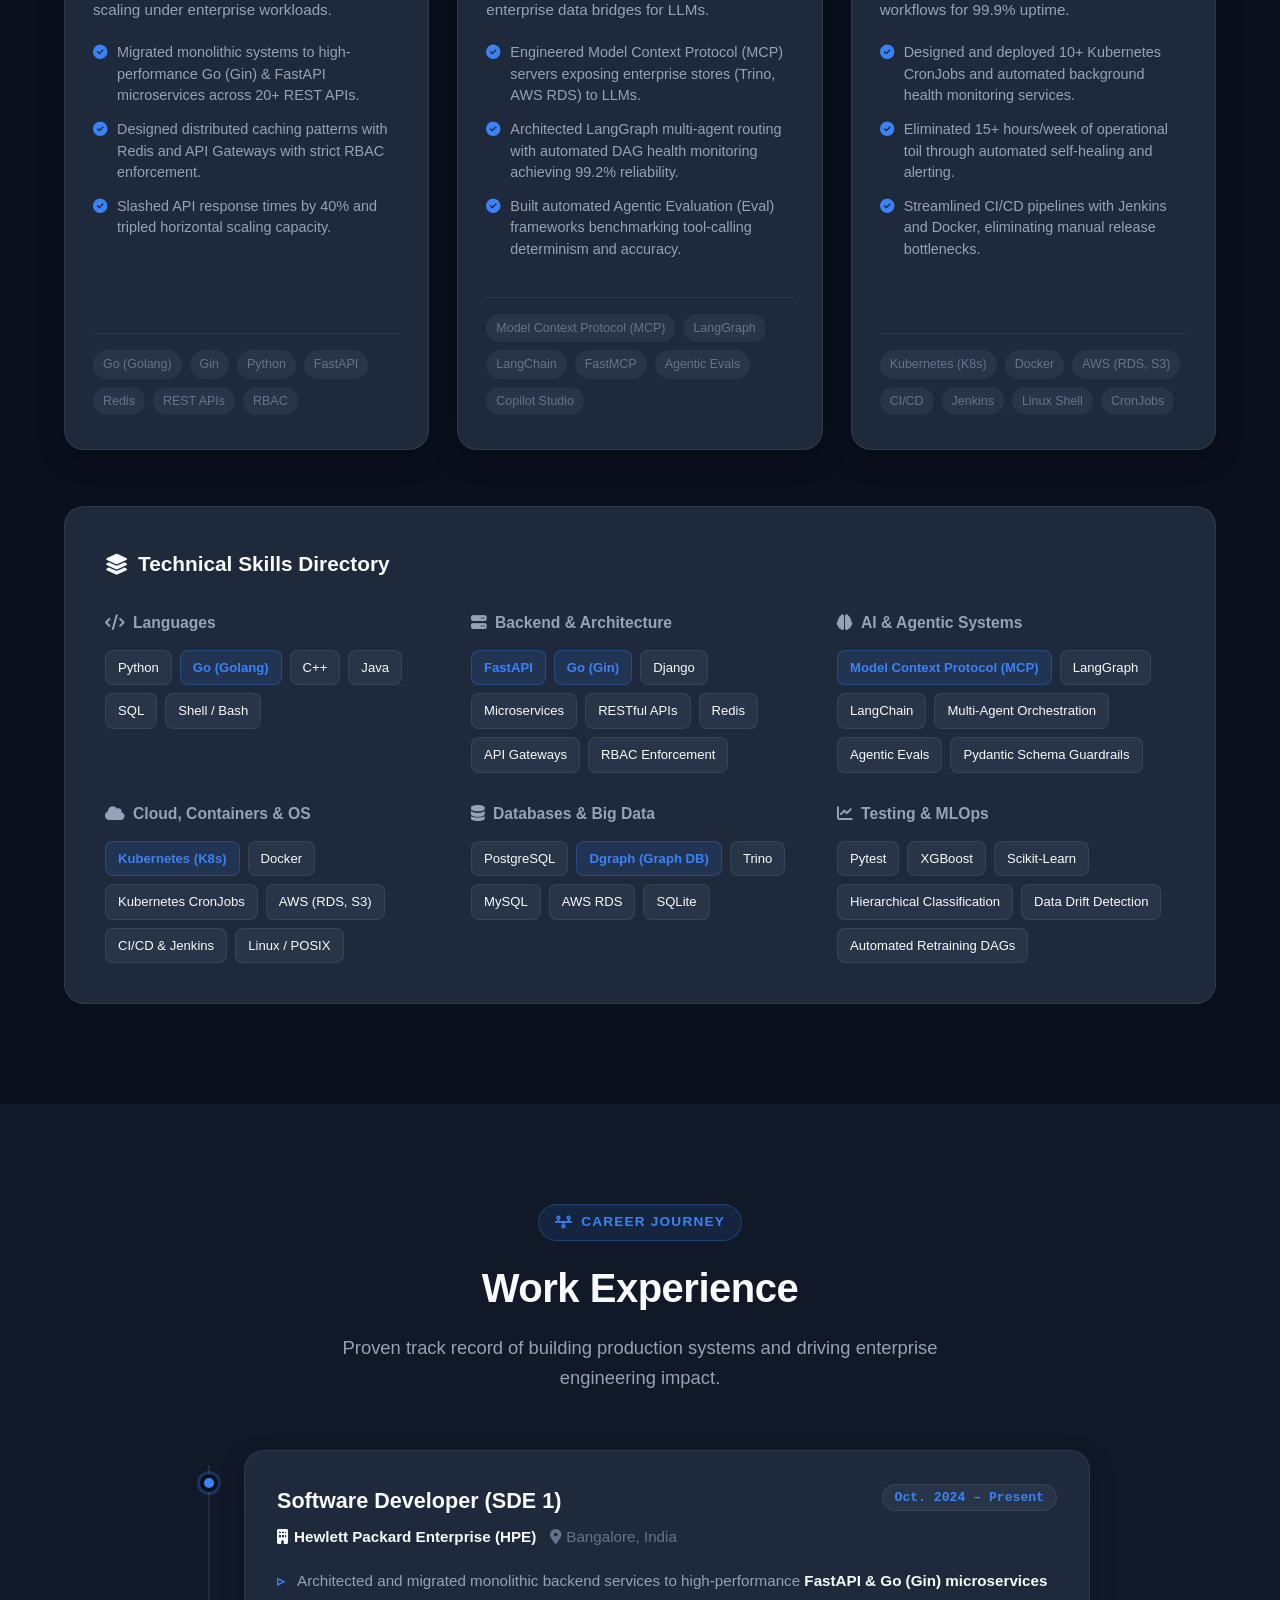
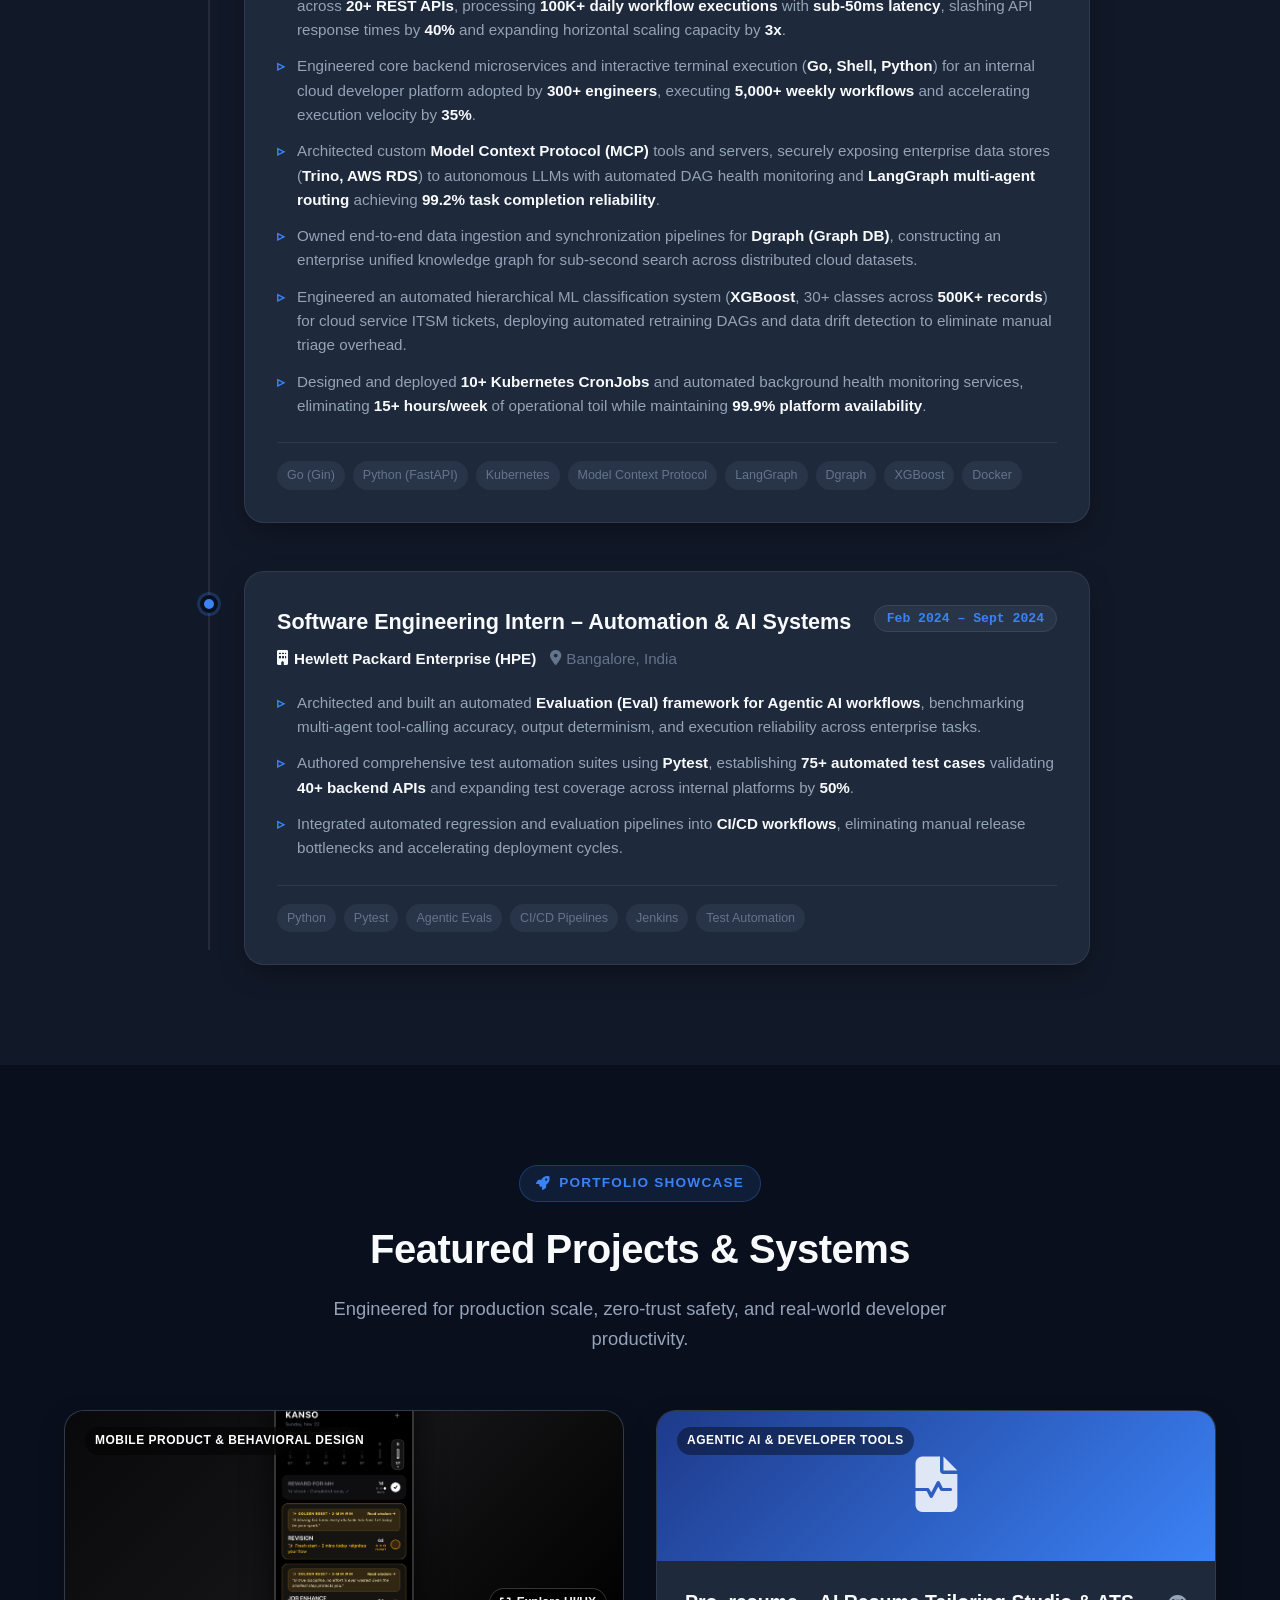
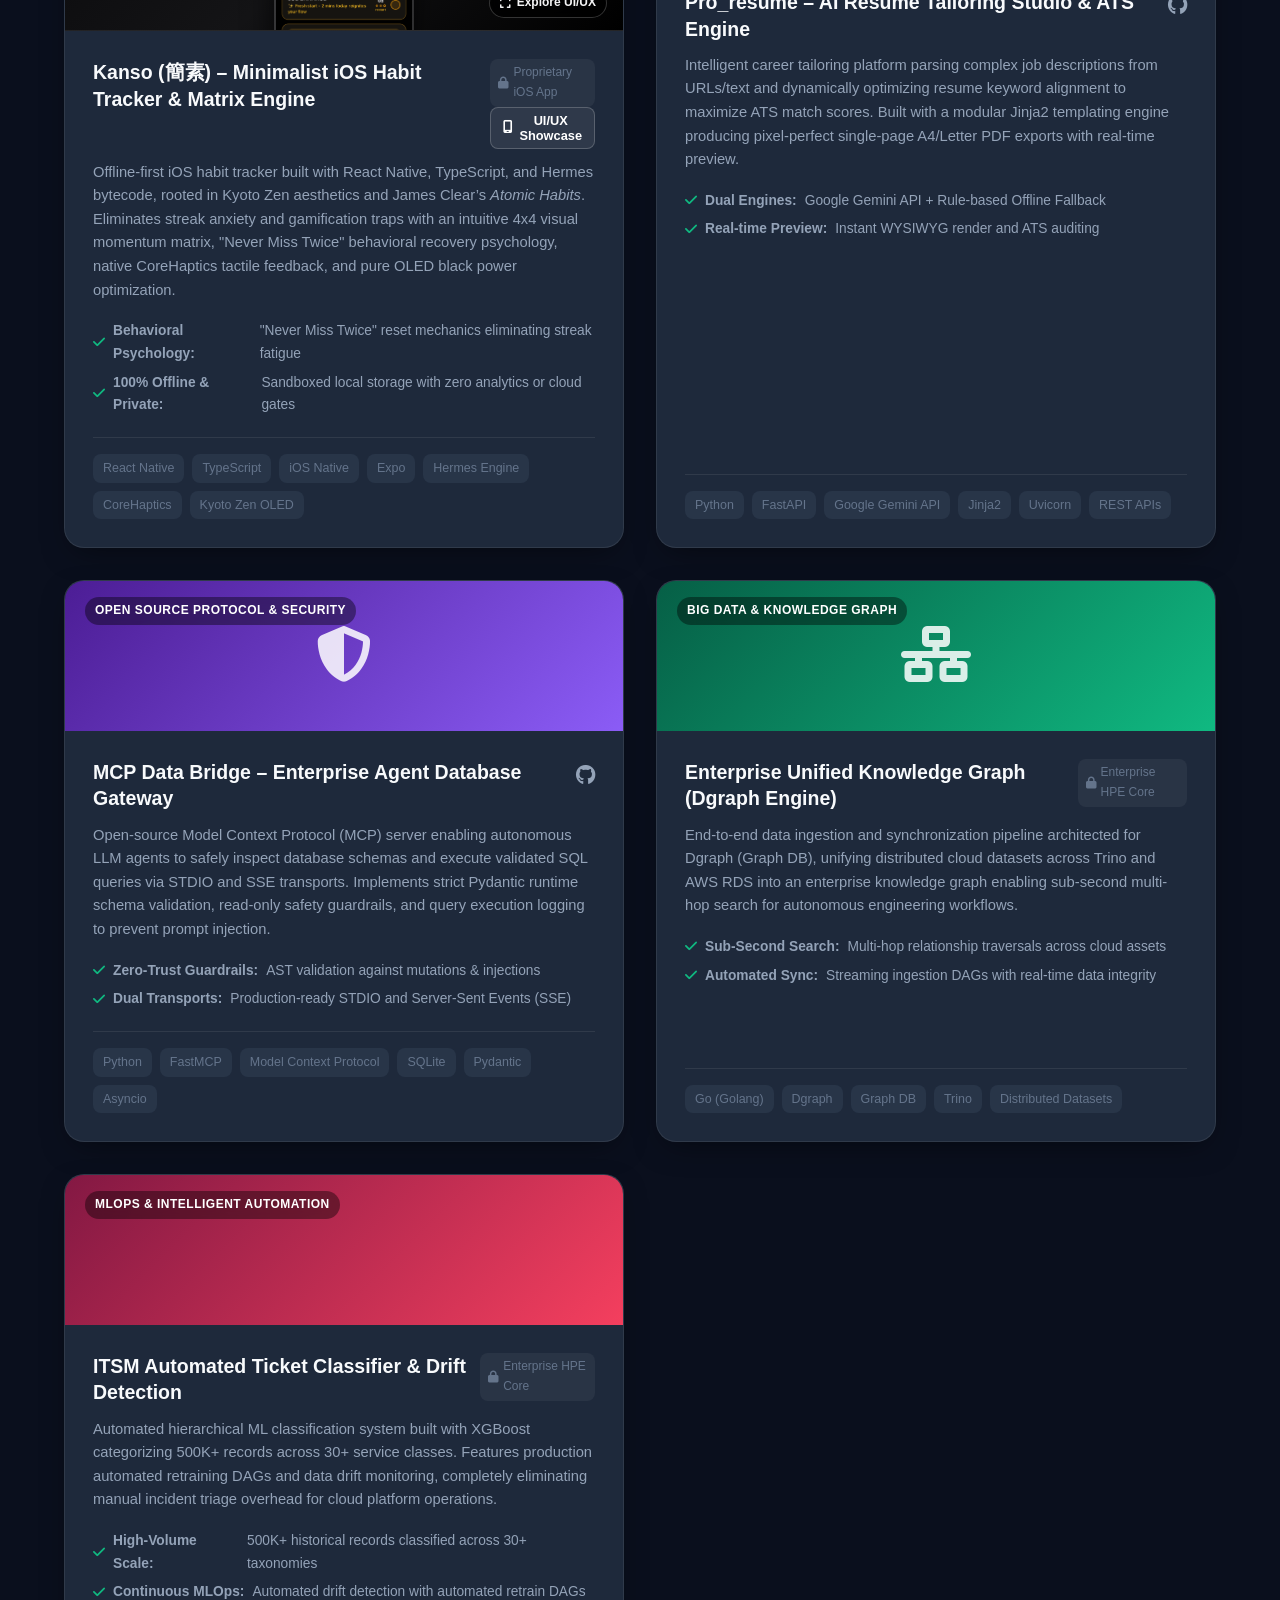
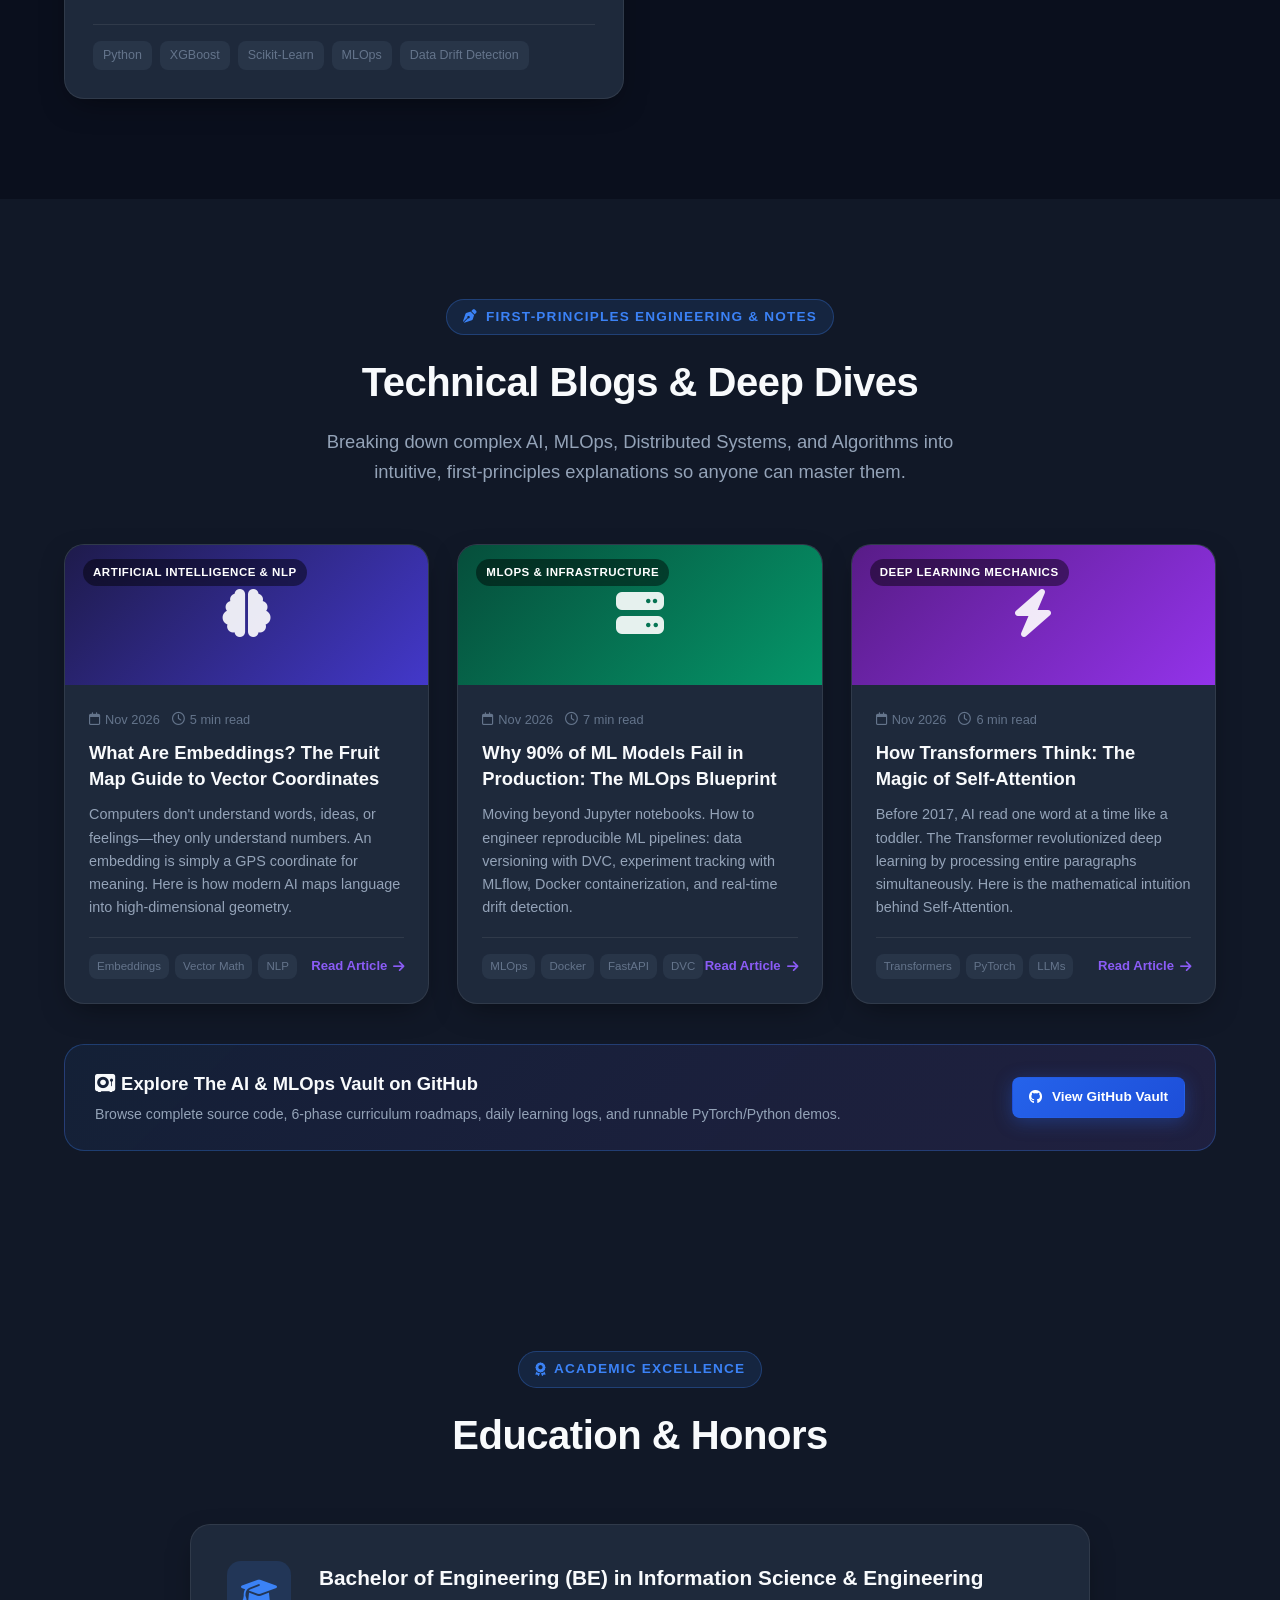
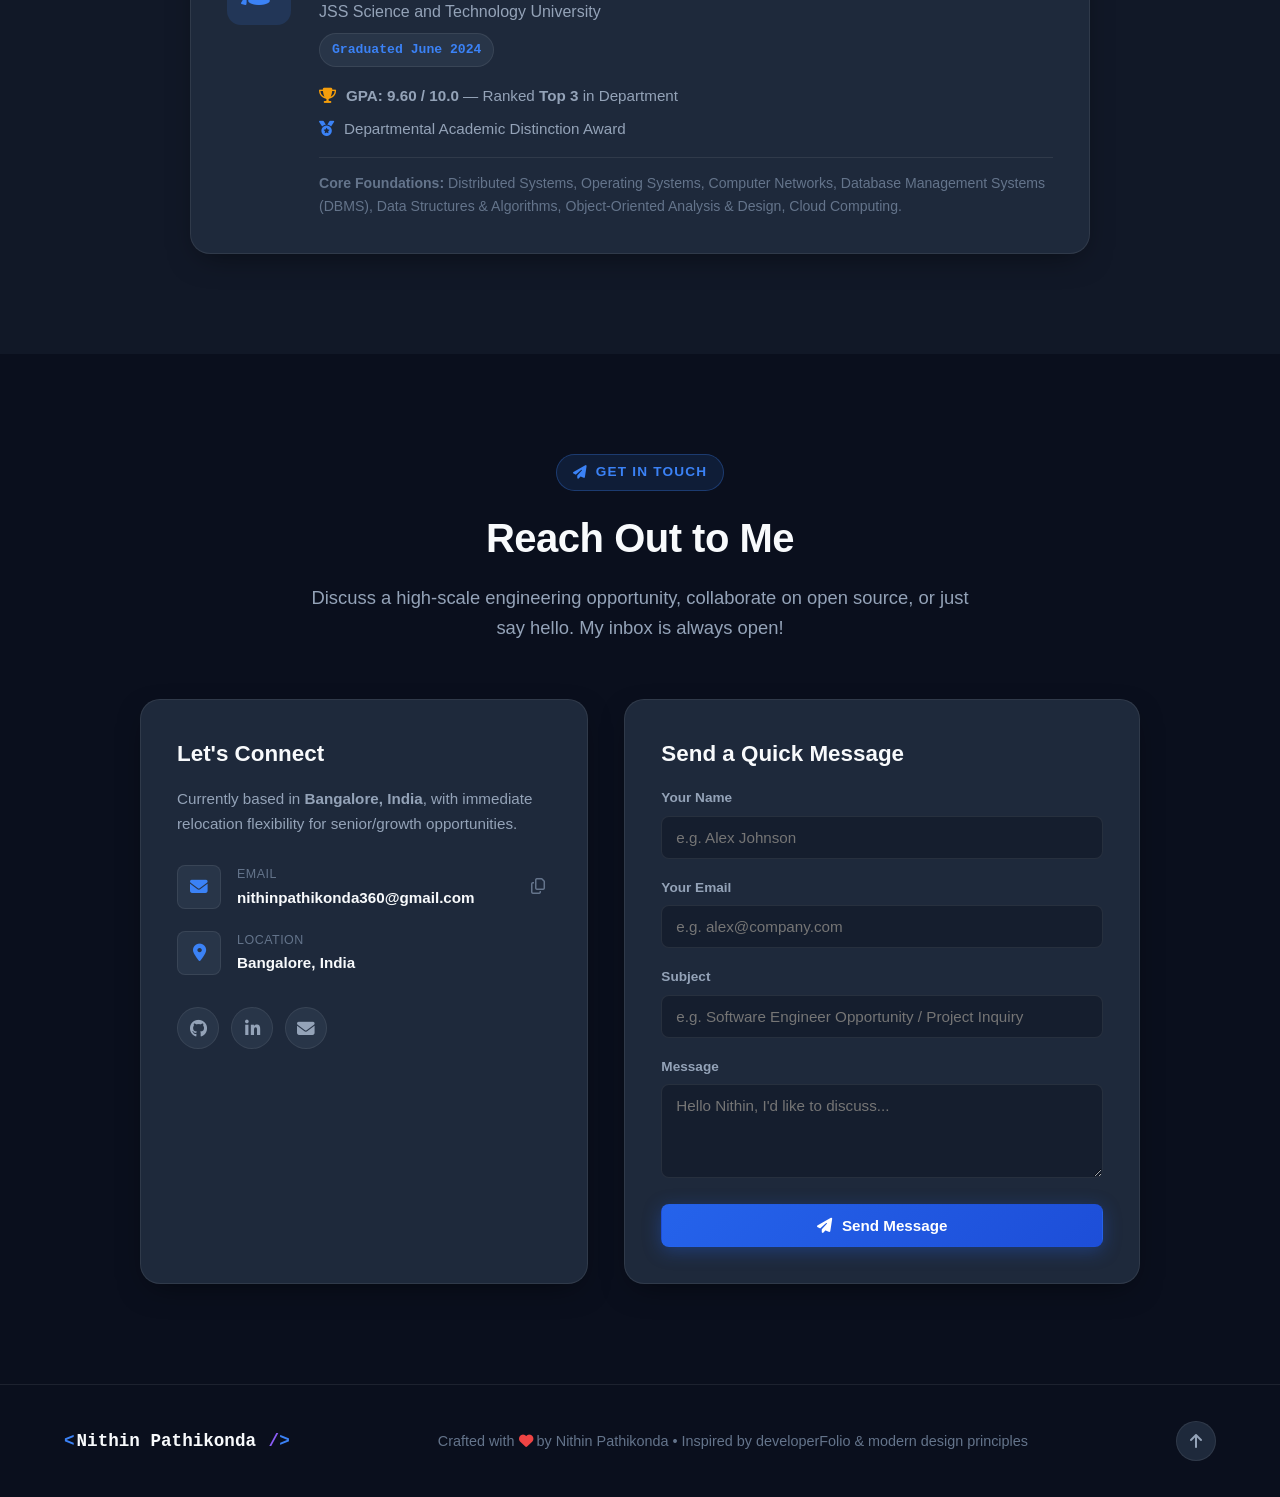
<file: kanso/index.html>
<!DOCTYPE html>
<html lang="en">
<head>
  <meta charset="UTF-8">
  <meta name="viewport" content="width=device-width, initial-scale=1.0">
  <title>Kanso (簡素) — Native iOS & Cross-Platform Habit Engine</title>
  <meta name="description" content="Kyoto Zen Minimalist Habit Tracker • Super Retina OLED • James Clear's Never Miss Twice psychology & 4x4 Momentum Matrix. Architected by Nithin Pathikonda, co-engineered with Gemini.">

  <!-- Open Graph / LinkedIn Meta Tags -->
  <meta property="og:type" content="website">
  <meta property="og:url" content="https://nithinpathikonda.github.io/kanso/">
  <meta property="og:title" content="Kanso (簡素) — Native iOS &amp; Cross-Platform Habit Engine">
  <meta property="og:description" content="Kyoto Zen Minimalist Habit Tracker • Super Retina OLED • James Clear's Never Miss Twice psychology & 4x4 Momentum Matrix. Architected by Nithin Pathikonda, co-engineered with Gemini.">
  <meta property="og:image" content="https://nithinpathikonda.github.io/assets/kanso-preview.jpg">
  <meta property="og:image:width" content="1200">
  <meta property="og:image:height" content="630">

  <!-- Twitter Meta Tags -->
  <meta name="twitter:card" content="summary_large_image">
  <meta name="twitter:title" content="Kanso (簡素) — Native iOS &amp; Cross-Platform Habit Engine">
  <meta name="twitter:description" content="Kyoto Zen Minimalist Habit Tracker • Super Retina OLED • James Clear's Never Miss Twice psychology & 4x4 Momentum Matrix. Architected by Nithin Pathikonda, co-engineered with Gemini.">
  <meta name="twitter:image" content="https://nithinpathikonda.github.io/assets/kanso-preview.jpg">

  <!-- Instant Browser Redirect to Full Interactive Modal -->
  <meta http-equiv="refresh" content="0; url=https://nithinpathikonda.github.io/?project=kanso#kanso-showcase">
  <script>
    window.location.replace("https://nithinpathikonda.github.io/?project=kanso#kanso-showcase");
  </script>
  <style>
    body {
      background-color: #08080a;
      color: #ffffff;
      font-family: -apple-system, BlinkMacSystemFont, "Segoe UI", Roboto, sans-serif;
      display: flex;
      flex-direction: column;
      align-items: center;
      justify-content: center;
      min-height: 100vh;
      margin: 0;
      text-align: center;
      padding: 24px;
    }
    .kanso-redirect-card {
      background: #121216;
      border: 1px solid rgba(255, 255, 255, 0.12);
      border-radius: 20px;
      padding: 36px 32px;
      max-width: 480px;
      box-shadow: 0 20px 40px rgba(0, 0, 0, 0.8);
    }
    .kanso-kanji {
      font-size: 2.2rem;
      color: #10b981;
      margin-bottom: 12px;
      display: inline-block;
    }
    h1 {
      font-size: 1.5rem;
      margin: 0 0 8px 0;
    }
    p {
      color: #a1a1aa;
      font-size: 0.95rem;
      margin: 0 0 24px 0;
      line-height: 1.5;
    }
    .btn {
      display: inline-block;
      background: #10b981;
      color: #000000;
      font-weight: 600;
      padding: 12px 24px;
      border-radius: 999px;
      text-decoration: none;
      transition: opacity 0.2s;
    }
    .btn:hover {
      opacity: 0.9;
    }
  </style>
</head>
<body>
  <div class="kanso-redirect-card">
    <div class="kanso-kanji">簡素</div>
    <h1>Kanso (簡素) iOS Showcase</h1>
    <p>Opening the interactive native iOS hardware showcase...</p>
    <a href="https://nithinpathikonda.github.io/?project=kanso#kanso-showcase" class="btn">View Showcase &rarr;</a>
  </div>
</body>
</html>
</file>
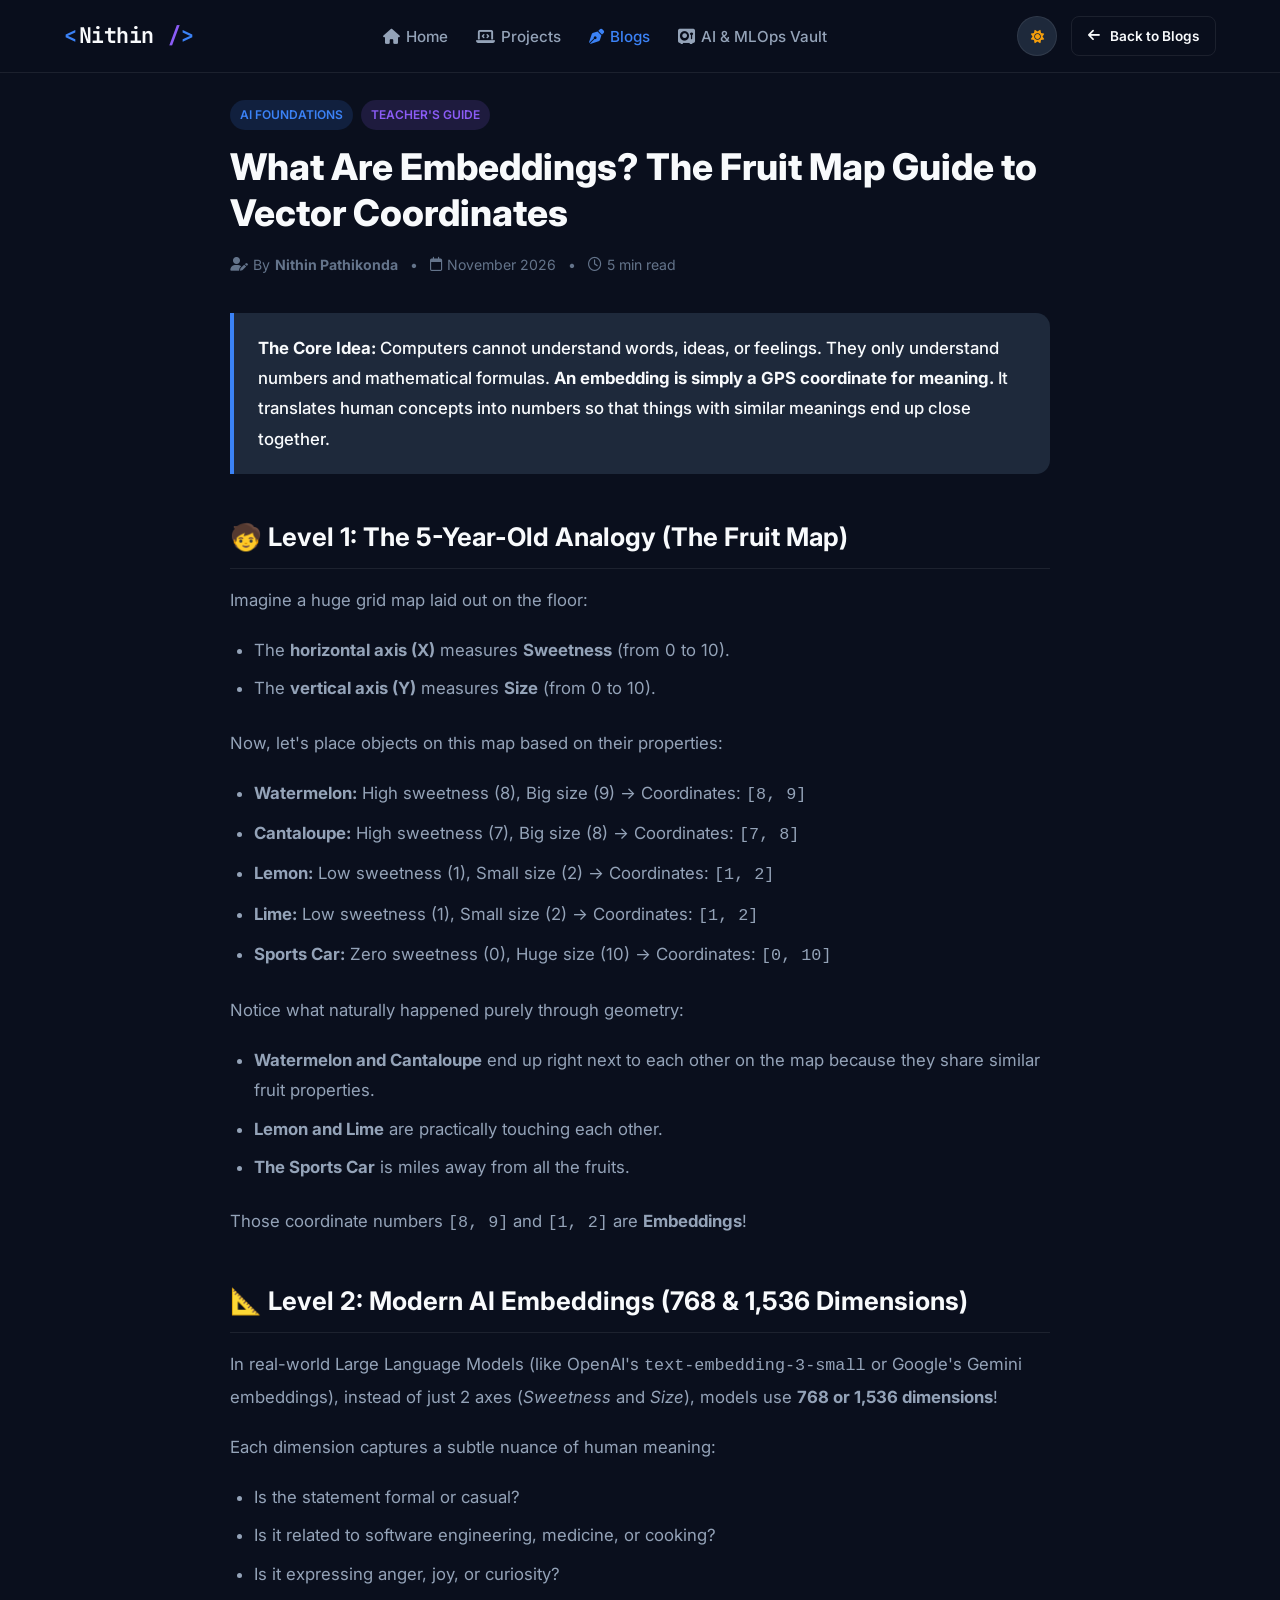
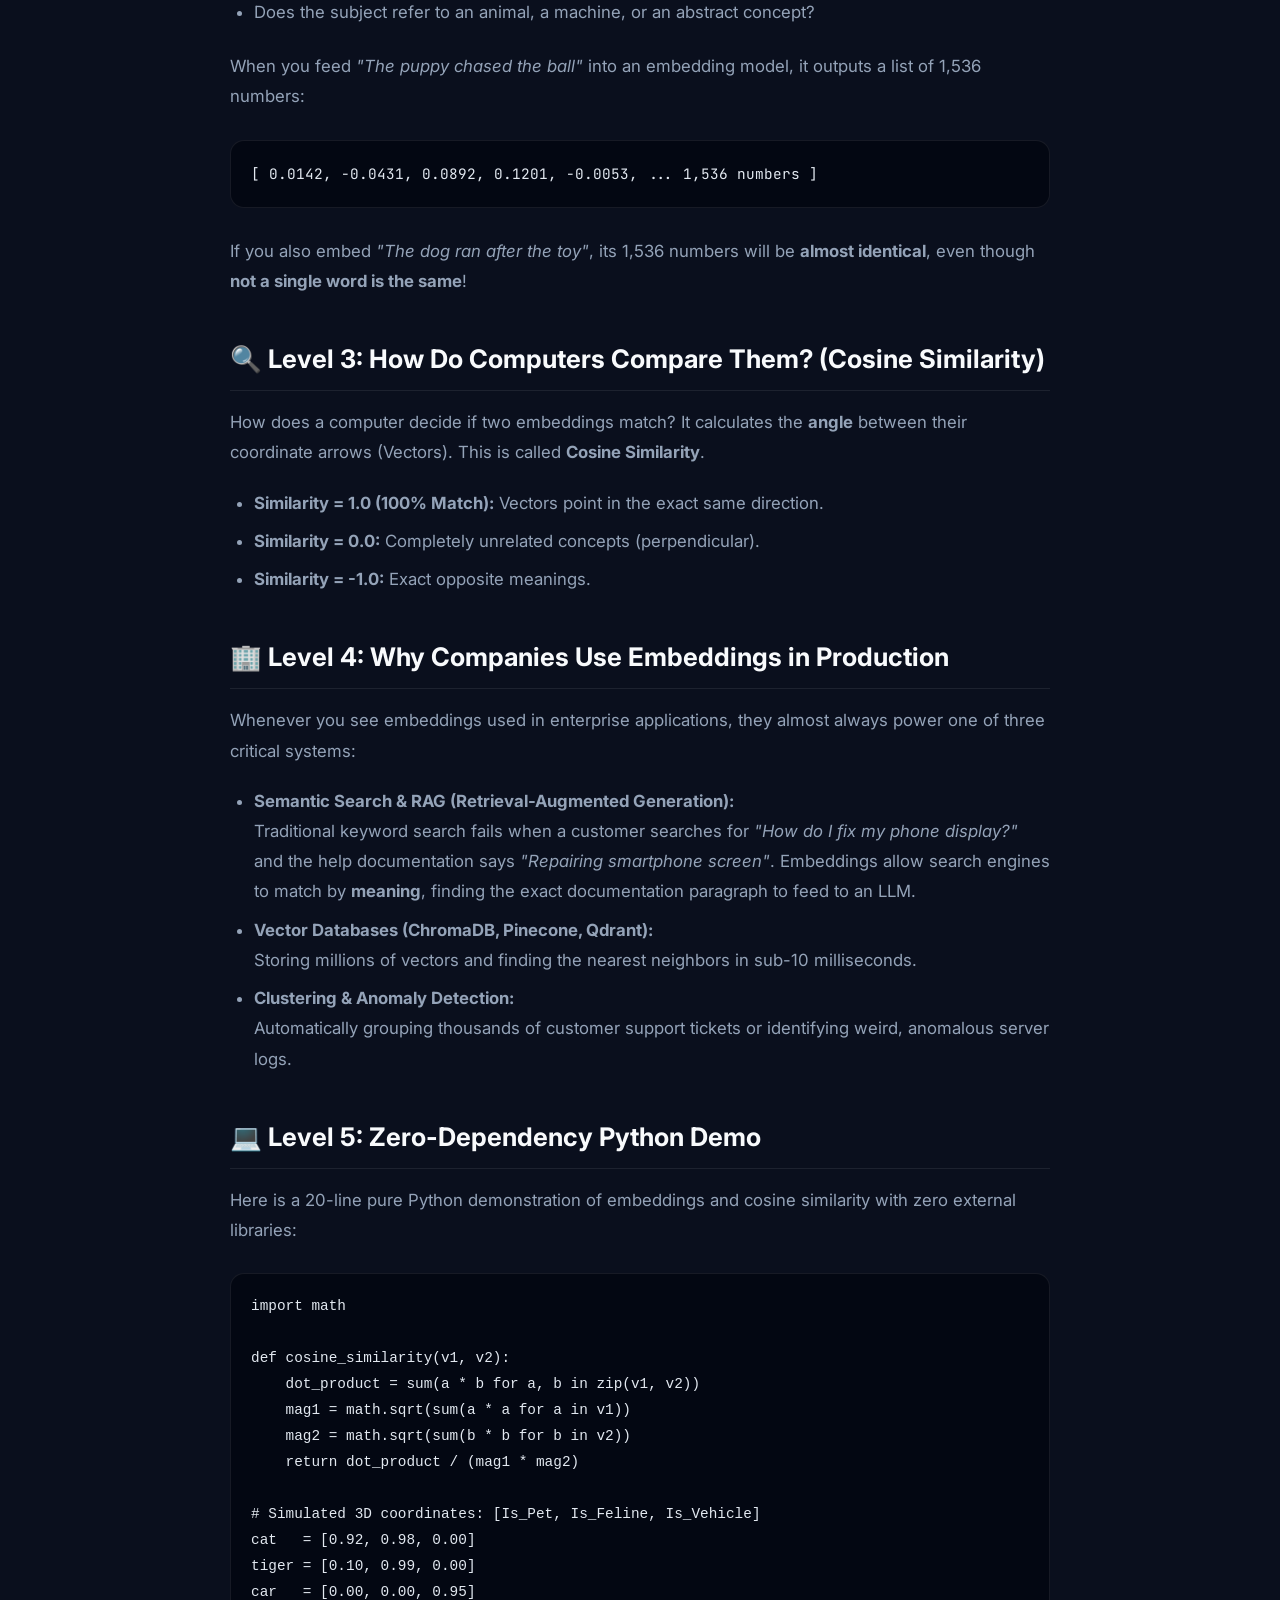
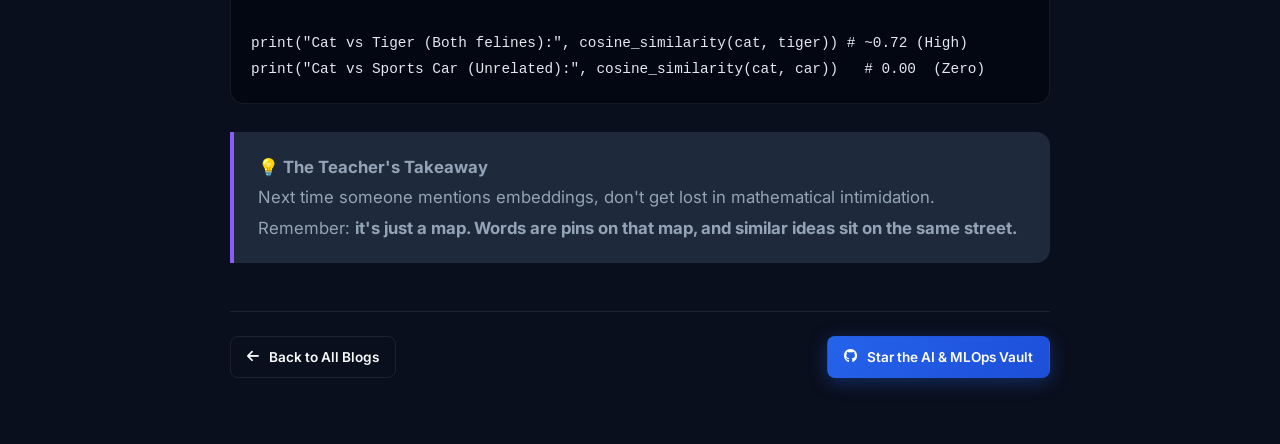
<file: blogs/what-are-embeddings.html>
<!DOCTYPE html>
<html lang="en" data-theme="dark">
<head>
  <meta charset="UTF-8">
  <meta name="viewport" content="width=device-width, initial-scale=1.0">
  <title>What Are Embeddings? The Fruit Map Guide to Vector Coordinates | Nithin Pathikonda</title>
  <meta name="description" content="A first-principles, intuitive guide to understanding vector embeddings in Artificial Intelligence, from 2D coordinates to high-dimensional semantic spaces.">
  <link rel="icon" href="data:image/svg+xml,<svg xmlns=%22http://www.w3.org/2000/svg%22 viewBox=%220 0 100 100%22><text y=%22.9em%22 font-size=%2290%22>🧠</text></svg>">
  
  <!-- Fonts -->
  <link rel="preconnect" href="https://fonts.googleapis.com">
  <link rel="preconnect" href="https://fonts.gstatic.com" crossorigin>
  <link href="https://fonts.googleapis.com/css2?family=Inter:wght@300;400;500;600;700;800&family=JetBrains+Mono:wght@400;500;600&display=swap" rel="stylesheet">
  
  <!-- Font Awesome Icons -->
  <link rel="stylesheet" href="https://cdnjs.cloudflare.com/ajax/libs/font-awesome/6.5.1/css/all.min.css">
  
  <!-- Custom Styles -->
  <link rel="stylesheet" href="../css/style.css">
</head>
<body>

  <!-- Navigation -->
  <header class="navbar" id="navbar">
    <div class="nav-container">
      <a href="../index.html" class="nav-logo">
        <span class="logo-bracket">&lt;</span><span class="logo-text">Nithin</span><span class="logo-slash"> /</span><span class="logo-bracket">&gt;</span>
      </a>

      <nav class="nav-menu">
        <a href="../index.html#home" class="nav-link"><i class="fa-solid fa-house"></i> Home</a>
        <a href="../index.html#projects" class="nav-link"><i class="fa-solid fa-laptop-code"></i> Projects</a>
        <a href="../index.html#blogs" class="nav-link active"><i class="fa-solid fa-pen-nib"></i> Blogs</a>
        <a href="https://github.com/NithinPathikonda/ai-mlops-vault" target="_blank" rel="noopener" class="nav-link"><i class="fa-solid fa-vault"></i> AI &amp; MLOps Vault</a>
      </nav>

      <div class="nav-actions">
        <!-- Theme Toggle -->
        <button class="theme-toggle-btn" id="themeToggle" aria-label="Toggle Dark/Light Mode">
          <i class="fa-solid fa-moon moon-icon"></i>
          <i class="fa-solid fa-sun sun-icon"></i>
        </button>

        <a href="../index.html#blogs" class="btn btn-outline btn-sm nav-cta">
          <i class="fa-solid fa-arrow-left"></i> Back to Blogs
        </a>
      </div>
    </div>
  </header>

  <!-- Article Container -->
  <main class="container" style="padding-top: 100px; padding-bottom: 80px;">
    <article class="article-body">
      
      <!-- Article Header -->
      <div style="margin-bottom: 36px; text-align: left;">
        <div style="display: flex; gap: 8px; margin-bottom: 14px; flex-wrap: wrap;">
          <span style="font-size: 0.75rem; font-weight: 600; text-transform: uppercase; background: rgba(59,130,246,0.15); color: var(--primary-accent); padding: 4px 10px; border-radius: var(--border-radius-full);">AI Foundations</span>
          <span style="font-size: 0.75rem; font-weight: 600; text-transform: uppercase; background: rgba(139,92,246,0.15); color: var(--secondary-accent); padding: 4px 10px; border-radius: var(--border-radius-full);">Teacher's Guide</span>
        </div>
        <h1 style="font-size: 2.3rem; font-weight: 800; line-height: 1.25; margin-bottom: 16px; color: var(--text-primary);">
          What Are Embeddings? The Fruit Map Guide to Vector Coordinates
        </h1>
        <div class="blog-meta" style="font-size: 0.88rem; margin-bottom: 24px;">
          <span><i class="fa-solid fa-user-pen"></i> By <strong>Nithin Pathikonda</strong></span>
          <span>•</span>
          <span><i class="fa-regular fa-calendar"></i> November 2026</span>
          <span>•</span>
          <span><i class="fa-regular fa-clock"></i> 5 min read</span>
        </div>
      </div>

      <div class="article-callout">
        <p style="margin: 0; font-size: 1.05rem; font-weight: 500; color: var(--text-primary);">
          <strong>The Core Idea:</strong> Computers cannot understand words, ideas, or feelings. They only understand numbers and mathematical formulas. 
          <strong>An embedding is simply a GPS coordinate for meaning.</strong> It translates human concepts into numbers so that things with similar meanings end up close together.
        </p>
      </div>

      <h2>🧒 Level 1: The 5-Year-Old Analogy (The Fruit Map)</h2>
      <p>
        Imagine a huge grid map laid out on the floor:
      </p>
      <ul>
        <li>The <strong>horizontal axis (X)</strong> measures <strong>Sweetness</strong> (from 0 to 10).</li>
        <li>The <strong>vertical axis (Y)</strong> measures <strong>Size</strong> (from 0 to 10).</li>
      </ul>
      <p>
        Now, let's place objects on this map based on their properties:
      </p>
      <ul>
        <li><strong>Watermelon:</strong> High sweetness (8), Big size (9) &rarr; Coordinates: <code>[8, 9]</code></li>
        <li><strong>Cantaloupe:</strong> High sweetness (7), Big size (8) &rarr; Coordinates: <code>[7, 8]</code></li>
        <li><strong>Lemon:</strong> Low sweetness (1), Small size (2) &rarr; Coordinates: <code>[1, 2]</code></li>
        <li><strong>Lime:</strong> Low sweetness (1), Small size (2) &rarr; Coordinates: <code>[1, 2]</code></li>
        <li><strong>Sports Car:</strong> Zero sweetness (0), Huge size (10) &rarr; Coordinates: <code>[0, 10]</code></li>
      </ul>

      <p>
        Notice what naturally happened purely through geometry:
      </p>
      <ol>
        <li><strong>Watermelon and Cantaloupe</strong> end up right next to each other on the map because they share similar fruit properties.</li>
        <li><strong>Lemon and Lime</strong> are practically touching each other.</li>
        <li><strong>The Sports Car</strong> is miles away from all the fruits.</li>
      </ol>
      <p>
        Those coordinate numbers <code>[8, 9]</code> and <code>[1, 2]</code> are <strong>Embeddings</strong>!
      </p>

      <h2>📐 Level 2: Modern AI Embeddings (768 &amp; 1,536 Dimensions)</h2>
      <p>
        In real-world Large Language Models (like OpenAI's <code>text-embedding-3-small</code> or Google's Gemini embeddings), 
        instead of just 2 axes (<em>Sweetness</em> and <em>Size</em>), models use <strong>768 or 1,536 dimensions</strong>!
      </p>
      <p>
        Each dimension captures a subtle nuance of human meaning:
      </p>
      <ul>
        <li>Is the statement formal or casual?</li>
        <li>Is it related to software engineering, medicine, or cooking?</li>
        <li>Is it expressing anger, joy, or curiosity?</li>
        <li>Does the subject refer to an animal, a machine, or an abstract concept?</li>
      </ul>
      <p>
        When you feed <em>"The puppy chased the ball"</em> into an embedding model, it outputs a list of 1,536 numbers:
      </p>
      <div class="code-container">
[ 0.0142, -0.0431, 0.0892, 0.1201, -0.0053, ... 1,536 numbers ]
      </div>
      <p>
        If you also embed <em>"The dog ran after the toy"</em>, its 1,536 numbers will be <strong>almost identical</strong>, even though <strong>not a single word is the same</strong>!
      </p>

      <h2>🔍 Level 3: How Do Computers Compare Them? (Cosine Similarity)</h2>
      <p>
        How does a computer decide if two embeddings match? It calculates the <strong>angle</strong> between their coordinate arrows (Vectors). This is called <strong>Cosine Similarity</strong>.
      </p>
      <ul>
        <li><strong>Similarity = 1.0 (100% Match):</strong> Vectors point in the exact same direction.</li>
        <li><strong>Similarity = 0.0:</strong> Completely unrelated concepts (perpendicular).</li>
        <li><strong>Similarity = -1.0:</strong> Exact opposite meanings.</li>
      </ul>

      <h2>🏢 Level 4: Why Companies Use Embeddings in Production</h2>
      <p>
        Whenever you see embeddings used in enterprise applications, they almost always power one of three critical systems:
      </p>
      <ol>
        <li>
          <strong>Semantic Search &amp; RAG (Retrieval-Augmented Generation):</strong><br>
          Traditional keyword search fails when a customer searches for <em>"How do I fix my phone display?"</em> and the help documentation says <em>"Repairing smartphone screen"</em>. 
          Embeddings allow search engines to match by <strong>meaning</strong>, finding the exact documentation paragraph to feed to an LLM.
        </li>
        <li>
          <strong>Vector Databases (ChromaDB, Pinecone, Qdrant):</strong><br>
          Storing millions of vectors and finding the nearest neighbors in sub-10 milliseconds.
        </li>
        <li>
          <strong>Clustering &amp; Anomaly Detection:</strong><br>
          Automatically grouping thousands of customer support tickets or identifying weird, anomalous server logs.
        </li>
      </ol>

      <h2>💻 Level 5: Zero-Dependency Python Demo</h2>
      <p>
        Here is a 20-line pure Python demonstration of embeddings and cosine similarity with zero external libraries:
      </p>

      <div class="code-container">
<pre style="margin: 0; color: #e2e8f0;"><code>import math

def cosine_similarity(v1, v2):
    dot_product = sum(a * b for a, b in zip(v1, v2))
    mag1 = math.sqrt(sum(a * a for a in v1))
    mag2 = math.sqrt(sum(b * b for b in v2))
    return dot_product / (mag1 * mag2)

# Simulated 3D coordinates: [Is_Pet, Is_Feline, Is_Vehicle]
cat   = [0.92, 0.98, 0.00]
tiger = [0.10, 0.99, 0.00]
car   = [0.00, 0.00, 0.95]

print("Cat vs Tiger (Both felines):", cosine_similarity(cat, tiger)) # ~0.72 (High)
print("Cat vs Sports Car (Unrelated):", cosine_similarity(cat, car))   # 0.00  (Zero)</code></pre>
      </div>

      <div class="article-callout" style="border-left-color: var(--secondary-accent);">
        <h4>💡 The Teacher's Takeaway</h4>
        <p style="margin-bottom: 0;">
          Next time someone mentions embeddings, don't get lost in mathematical intimidation. Remember: <strong>it's just a map. Words are pins on that map, and similar ideas sit on the same street.</strong>
        </p>
      </div>

      <!-- Footer navigation -->
      <div style="margin-top: 48px; padding-top: 24px; border-top: 1px solid var(--border-subtle); display: flex; justify-content: space-between; align-items: center; flex-wrap: wrap; gap: 16px;">
        <a href="../index.html#blogs" class="btn btn-outline btn-sm">
          <i class="fa-solid fa-arrow-left"></i> Back to All Blogs
        </a>
        <a href="https://github.com/NithinPathikonda/ai-mlops-vault" target="_blank" rel="noopener" class="btn btn-primary btn-sm">
          <i class="fa-brands fa-github"></i> Star the AI &amp; MLOps Vault
        </a>
      </div>

    </article>
  </main>

  <!-- Script for Theme Toggle -->
  <script>
    document.addEventListener('DOMContentLoaded', () => {
      const themeToggle = document.getElementById('themeToggle');
      const root = document.documentElement;
      const savedTheme = localStorage.getItem('theme') || 'dark';
      root.setAttribute('data-theme', savedTheme);

      if (themeToggle) {
        themeToggle.addEventListener('click', () => {
          const activeTheme = root.getAttribute('data-theme');
          const newTheme = activeTheme === 'dark' ? 'light' : 'dark';
          root.setAttribute('data-theme', newTheme);
          localStorage.setItem('theme', newTheme);
        });
      }
    });
  </script>
</body>
</html>
</file>
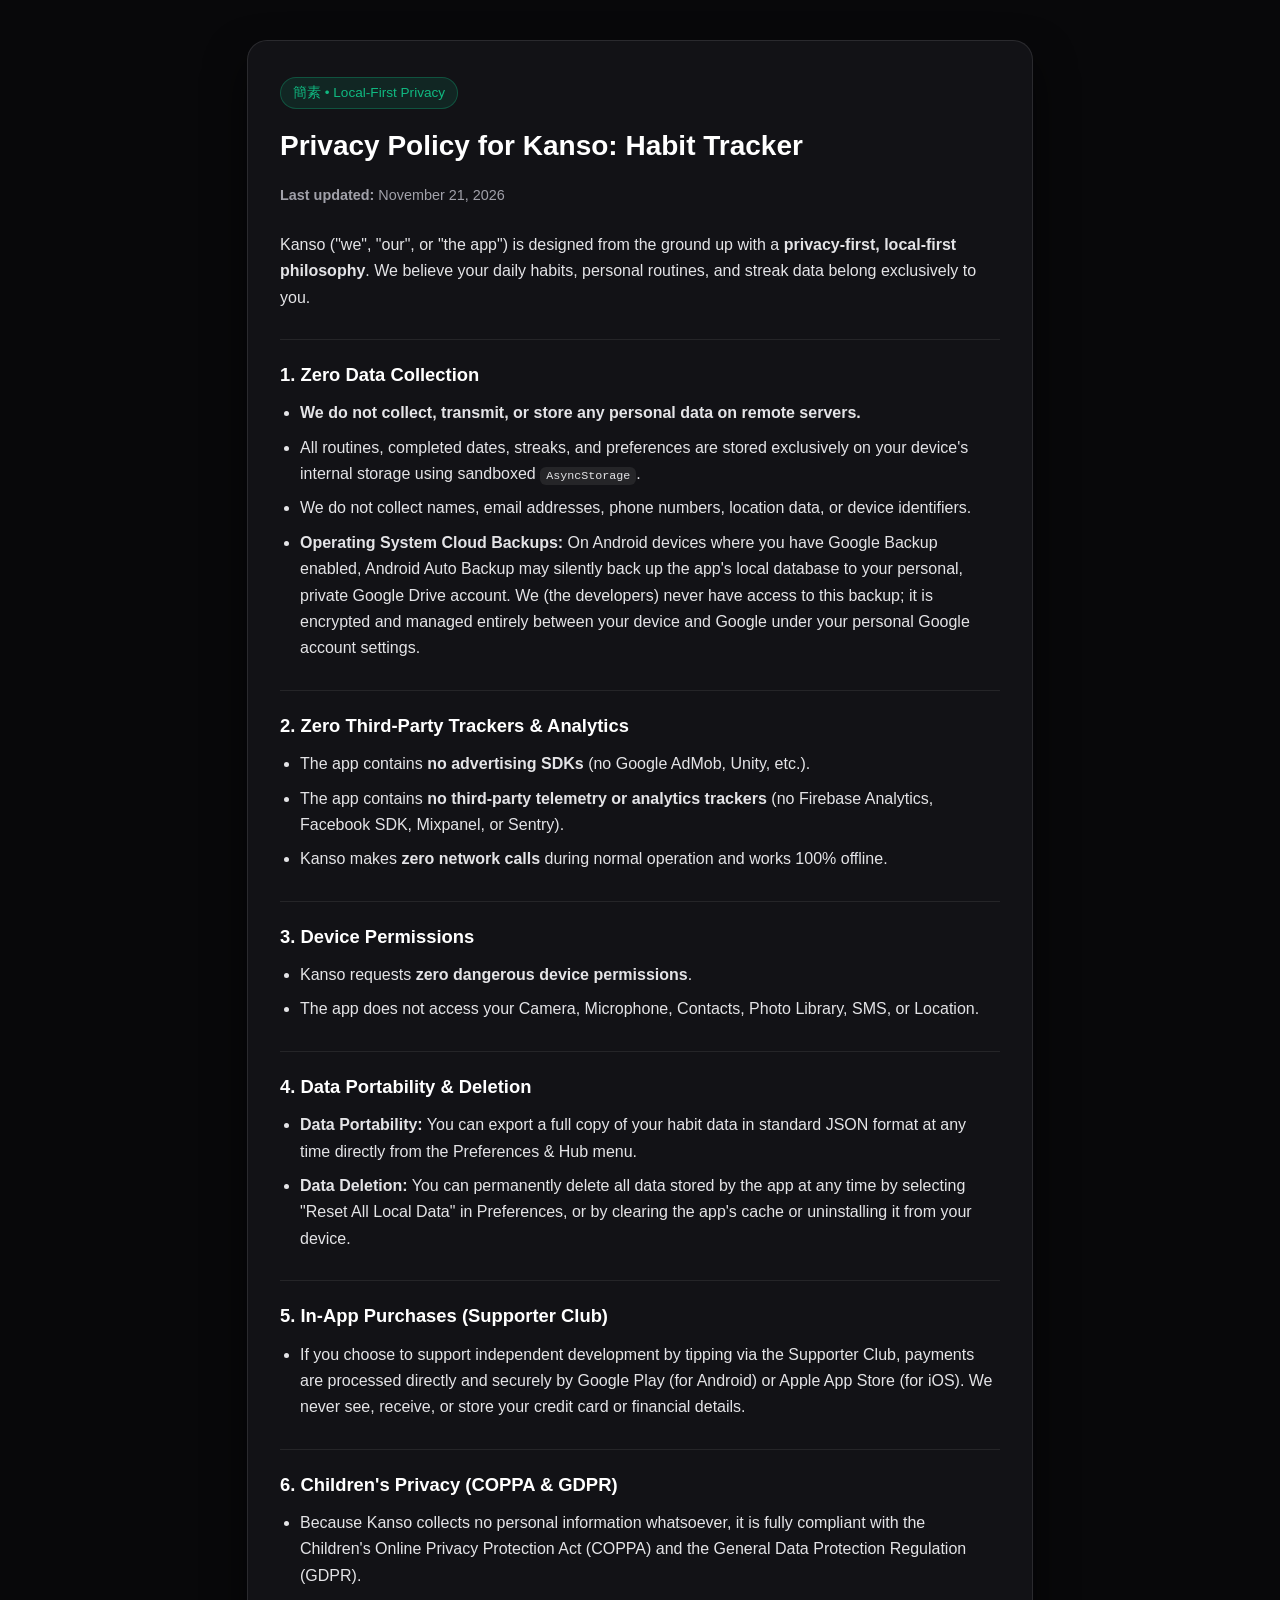
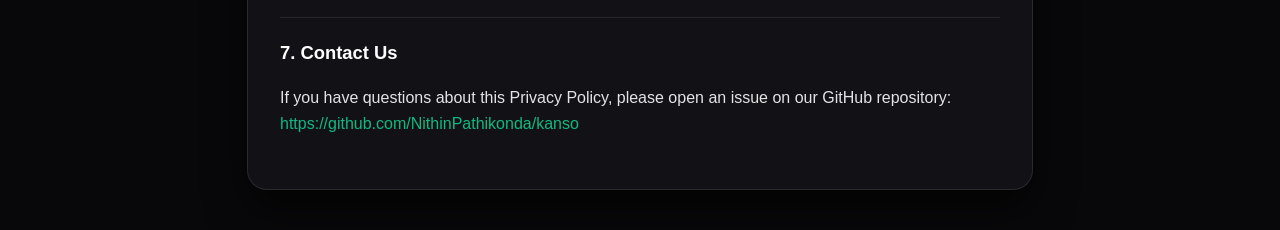
<file: kanso/privacy.html>
<!DOCTYPE html>
<html lang="en">
<head>
  <meta charset="UTF-8">
  <meta name="viewport" content="width=device-width, initial-scale=1.0">
  <title>Privacy Policy — Kanso: Habit Tracker</title>
  <meta name="description" content="Privacy Policy for Kanso: Habit Tracker. 100% local-first, zero data collection, zero third-party trackers, zero network calls.">
  <style>
    :root {
      color-scheme: dark;
    }
    body {
      background-color: #08080a;
      color: #e4e4e7;
      font-family: -apple-system, BlinkMacSystemFont, "Segoe UI", Roboto, sans-serif;
      line-height: 1.65;
      margin: 0;
      padding: 40px 20px;
    }
    .container {
      max-width: 720px;
      margin: 0 auto;
      background: #121216;
      border: 1px solid rgba(255, 255, 255, 0.1);
      border-radius: 20px;
      padding: 36px 32px;
      box-shadow: 0 20px 40px rgba(0, 0, 0, 0.6);
    }
    .badge {
      display: inline-block;
      font-size: 0.85rem;
      color: #10b981;
      background: rgba(16, 185, 129, 0.12);
      border: 1px solid rgba(16, 185, 129, 0.3);
      border-radius: 999px;
      padding: 4px 12px;
      margin-bottom: 14px;
    }
    h1 {
      color: #ffffff;
      font-size: 1.75rem;
      margin: 0 0 8px 0;
    }
    .updated {
      color: #a1a1aa;
      font-size: 0.9rem;
      margin-bottom: 24px;
    }
    h2 {
      color: #ffffff;
      font-size: 1.15rem;
      margin: 28px 0 10px 0;
      border-top: 1px solid rgba(255, 255, 255, 0.08);
      padding-top: 20px;
    }
    ul {
      padding-left: 20px;
      margin: 8px 0;
    }
    li {
      margin-bottom: 8px;
    }
    a {
      color: #10b981;
      text-decoration: none;
    }
    a:hover {
      text-decoration: underline;
    }
    code {
      background: rgba(255, 255, 255, 0.08);
      padding: 2px 6px;
      border-radius: 6px;
      font-size: 0.9em;
    }
  </style>
</head>
<body>
  <main class="container">
    <span class="badge">簡素 • Local-First Privacy</span>
    <h1>Privacy Policy for Kanso: Habit Tracker</h1>
    <p class="updated"><strong>Last updated:</strong> November 21, 2026</p>

    <p>
      Kanso ("we", "our", or "the app") is designed from the ground up with a
      <strong>privacy-first, local-first philosophy</strong>. We believe your daily habits,
      personal routines, and streak data belong exclusively to you.
    </p>

    <h2>1. Zero Data Collection</h2>
    <ul>
      <li><strong>We do not collect, transmit, or store any personal data on remote servers.</strong></li>
      <li>All routines, completed dates, streaks, and preferences are stored exclusively on your device's internal storage using sandboxed <code>AsyncStorage</code>.</li>
      <li>We do not collect names, email addresses, phone numbers, location data, or device identifiers.</li>
      <li><strong>Operating System Cloud Backups:</strong> On Android devices where you have Google Backup enabled, Android Auto Backup may silently back up the app's local database to your personal, private Google Drive account. We (the developers) never have access to this backup; it is encrypted and managed entirely between your device and Google under your personal Google account settings.</li>
    </ul>

    <h2>2. Zero Third-Party Trackers &amp; Analytics</h2>
    <ul>
      <li>The app contains <strong>no advertising SDKs</strong> (no Google AdMob, Unity, etc.).</li>
      <li>The app contains <strong>no third-party telemetry or analytics trackers</strong> (no Firebase Analytics, Facebook SDK, Mixpanel, or Sentry).</li>
      <li>Kanso makes <strong>zero network calls</strong> during normal operation and works 100% offline.</li>
    </ul>

    <h2>3. Device Permissions</h2>
    <ul>
      <li>Kanso requests <strong>zero dangerous device permissions</strong>.</li>
      <li>The app does not access your Camera, Microphone, Contacts, Photo Library, SMS, or Location.</li>
    </ul>

    <h2>4. Data Portability &amp; Deletion</h2>
    <ul>
      <li><strong>Data Portability:</strong> You can export a full copy of your habit data in standard JSON format at any time directly from the Preferences &amp; Hub menu.</li>
      <li><strong>Data Deletion:</strong> You can permanently delete all data stored by the app at any time by selecting "Reset All Local Data" in Preferences, or by clearing the app's cache or uninstalling it from your device.</li>
    </ul>

    <h2>5. In-App Purchases (Supporter Club)</h2>
    <ul>
      <li>If you choose to support independent development by tipping via the Supporter Club, payments are processed directly and securely by Google Play (for Android) or Apple App Store (for iOS). We never see, receive, or store your credit card or financial details.</li>
    </ul>

    <h2>6. Children's Privacy (COPPA &amp; GDPR)</h2>
    <ul>
      <li>Because Kanso collects no personal information whatsoever, it is fully compliant with the Children's Online Privacy Protection Act (COPPA) and the General Data Protection Regulation (GDPR).</li>
    </ul>

    <h2>7. Contact Us</h2>
    <p>
      If you have questions about this Privacy Policy, please open an issue on our GitHub repository:
      <a href="https://github.com/NithinPathikonda/kanso" target="_blank" rel="noopener noreferrer">https://github.com/NithinPathikonda/kanso</a>
    </p>
  </main>
</body>
</html>
</file>
<file: css/style.css>
/* ==========================================================================
   DEVELOPERFOLIO-INSPIRED THEME & DESIGN SYSTEM
   Author: Nithin Pathikonda
   ========================================================================== */

:root {
  /* Common Brand Tokens */
  --font-sans: 'Inter', -apple-system, BlinkMacSystemFont, 'Segoe UI', Roboto, sans-serif;
  --font-mono: 'JetBrains Mono', monospace;
  --transition-speed: 0.3s;
  --border-radius-sm: 8px;
  --border-radius-md: 14px;
  --border-radius-lg: 20px;
  --border-radius-full: 9999px;
  
  /* Vibrant Accents */
  --primary-accent: #3b82f6;
  --primary-glow: rgba(59, 130, 246, 0.25);
  --secondary-accent: #8b5cf6;
  --cyan-accent: #06b6d4;
  --green-accent: #10b981;
  --yellow-accent: #f59e0b;
  --red-accent: #ef4444;
}

/* --------------------------------------------------------------------------
   DARK THEME (Default)
   -------------------------------------------------------------------------- */
[data-theme="dark"] {
  --bg-primary: #0a0f1d;
  --bg-secondary: #111827;
  --bg-surface: #1e293b;
  --bg-surface-elevated: #283548;
  --bg-input: #151e2e;
  --text-primary: #f8fafc;
  --text-secondary: #94a3b8;
  --text-muted: #64748b;
  --border-subtle: rgba(255, 255, 255, 0.08);
  --border-accent: rgba(59, 130, 246, 0.3);
  --navbar-bg: rgba(10, 15, 29, 0.85);
  --card-shadow: 0 10px 30px -10px rgba(0, 0, 0, 0.5);
  --glow-shadow: 0 0 35px -5px rgba(59, 130, 246, 0.2);
  --terminal-bg: #030712;
  --badge-bg: rgba(59, 130, 246, 0.12);
}

/* --------------------------------------------------------------------------
   LIGHT THEME
   -------------------------------------------------------------------------- */
[data-theme="light"] {
  --bg-primary: #f8fafc;
  --bg-secondary: #ffffff;
  --bg-surface: #f1f5f9;
  --bg-surface-elevated: #ffffff;
  --bg-input: #ffffff;
  --text-primary: #0f172a;
  --text-secondary: #475569;
  --text-muted: #94a3b8;
  --border-subtle: rgba(0, 0, 0, 0.08);
  --border-accent: rgba(59, 130, 246, 0.4);
  --navbar-bg: rgba(248, 250, 252, 0.88);
  --card-shadow: 0 10px 30px -10px rgba(0, 0, 0, 0.07);
  --glow-shadow: 0 0 35px -5px rgba(59, 130, 246, 0.15);
  --terminal-bg: #1e293b;
  --badge-bg: rgba(59, 130, 246, 0.08);
}

/* --------------------------------------------------------------------------
   BASE & RESET
   -------------------------------------------------------------------------- */
* {
  box-sizing: border-box;
  margin: 0;
  padding: 0;
  scroll-behavior: smooth;
}

body {
  font-family: var(--font-sans);
  background-color: var(--bg-primary);
  color: var(--text-primary);
  line-height: 1.65;
  transition: background-color var(--transition-speed) ease, color var(--transition-speed) ease;
  overflow-x: hidden;
  -webkit-font-smoothing: antialiased;
}

a {
  color: inherit;
  text-decoration: none;
  transition: all 0.2s ease;
}

ul {
  list-style: none;
}

.container {
  max-width: 1200px;
  margin: 0 auto;
  padding: 0 24px;
}

/* --------------------------------------------------------------------------
   TYPOGRAPHY & UTILITIES
   -------------------------------------------------------------------------- */
.text-center { text-align: center; }
.text-yellow { color: var(--yellow-accent); }
.text-purple { color: var(--secondary-accent); }
.text-green { color: var(--green-accent); }
.text-red { color: var(--red-accent); }
.text-blue { color: var(--primary-accent); }

.gradient-text {
  background: linear-gradient(135deg, #38bdf8 0%, #3b82f6 50%, #a855f7 100%);
  -webkit-background-clip: text;
  -webkit-text-fill-color: transparent;
  display: inline-block;
}

.section {
  padding: 100px 0;
  position: relative;
}

.section-alt {
  background-color: var(--bg-secondary);
}

.section-header {
  margin-bottom: 56px;
}

.section-tag {
  display: inline-flex;
  align-items: center;
  gap: 8px;
  font-size: 0.85rem;
  font-weight: 600;
  text-transform: uppercase;
  letter-spacing: 1.2px;
  color: var(--primary-accent);
  background: var(--badge-bg);
  padding: 6px 16px;
  border-radius: var(--border-radius-full);
  margin-bottom: 14px;
  border: 1px solid var(--border-accent);
}

.section-title {
  font-size: 2.5rem;
  font-weight: 800;
  letter-spacing: -0.5px;
  margin-bottom: 12px;
}

.section-subtitle {
  font-size: 1.15rem;
  color: var(--text-secondary);
  max-width: 680px;
  margin: 0 auto;
}

/* --------------------------------------------------------------------------
   BUTTONS
   -------------------------------------------------------------------------- */
.btn {
  display: inline-flex;
  align-items: center;
  justify-content: center;
  gap: 10px;
  font-weight: 600;
  font-size: 0.95rem;
  padding: 12px 24px;
  border-radius: var(--border-radius-sm);
  cursor: pointer;
  transition: all 0.25s ease;
  border: 1px solid transparent;
}

.btn-primary {
  background: linear-gradient(135deg, #2563eb 0%, #1d4ed8 100%);
  color: #ffffff;
  box-shadow: 0 4px 18px rgba(37, 99, 235, 0.35);
}

.btn-primary:hover {
  transform: translateY(-2px);
  box-shadow: 0 8px 24px rgba(37, 99, 235, 0.45);
}

.btn-secondary {
  background: var(--bg-surface);
  color: var(--text-primary);
  border: 1px solid var(--border-subtle);
}

.btn-secondary:hover {
  background: var(--bg-surface-elevated);
  border-color: var(--border-accent);
  transform: translateY(-2px);
}

.btn-outline {
  background: transparent;
  color: var(--text-primary);
  border: 1px solid var(--border-subtle);
}

.btn-outline:hover {
  border-color: var(--primary-accent);
  color: var(--primary-accent);
  transform: translateY(-2px);
}

.btn-sm {
  padding: 8px 16px;
  font-size: 0.85rem;
}

.btn-block {
  width: 100%;
}

/* --------------------------------------------------------------------------
   NAVBAR
   -------------------------------------------------------------------------- */
.navbar {
  position: fixed;
  top: 0;
  left: 0;
  right: 0;
  z-index: 1000;
  background-color: var(--navbar-bg);
  backdrop-filter: blur(16px);
  -webkit-backdrop-filter: blur(16px);
  border-bottom: 1px solid var(--border-subtle);
  transition: background-color var(--transition-speed);
}

.nav-container {
  max-width: 1200px;
  margin: 0 auto;
  padding: 16px 24px;
  display: flex;
  align-items: center;
  justify-content: space-between;
}

.nav-logo {
  font-family: var(--font-mono);
  font-size: 1.35rem;
  font-weight: 700;
  letter-spacing: -0.5px;
}

.logo-bracket {
  color: var(--primary-accent);
}

.logo-text {
  color: var(--text-primary);
  margin: 0 2px;
}

.logo-slash {
  color: var(--secondary-accent);
}

.nav-menu {
  display: flex;
  align-items: center;
  gap: 28px;
}

.nav-link {
  font-size: 0.95rem;
  font-weight: 500;
  color: var(--text-secondary);
  display: flex;
  align-items: center;
  gap: 6px;
}

.nav-link:hover, .nav-link.active {
  color: var(--primary-accent);
}

.nav-actions {
  display: flex;
  align-items: center;
  gap: 14px;
}

/* Theme Toggle Button */
.theme-toggle-btn {
  background: var(--bg-surface);
  border: 1px solid var(--border-subtle);
  color: var(--text-primary);
  width: 40px;
  height: 40px;
  border-radius: var(--border-radius-full);
  display: flex;
  align-items: center;
  justify-content: center;
  cursor: pointer;
  transition: all 0.2s ease;
}

.theme-toggle-btn:hover {
  border-color: var(--primary-accent);
  transform: rotate(15deg);
}

[data-theme="dark"] .sun-icon { display: block; color: #f59e0b; }
[data-theme="dark"] .moon-icon { display: none; }
[data-theme="light"] .sun-icon { display: none; }
[data-theme="light"] .moon-icon { display: block; color: #475569; }

.mobile-toggle {
  display: none;
  flex-direction: column;
  gap: 5px;
  background: none;
  border: none;
  cursor: pointer;
  padding: 6px;
}

.mobile-toggle span {
  width: 22px;
  height: 2px;
  background-color: var(--text-primary);
  border-radius: 2px;
  transition: all 0.3s;
}

/* --------------------------------------------------------------------------
   HERO SECTION
   -------------------------------------------------------------------------- */
.hero-section {
  padding-top: 150px;
  padding-bottom: 90px;
  min-height: 92vh;
  display: flex;
  align-items: center;
  background: radial-gradient(circle at 15% 20%, rgba(59, 130, 246, 0.08) 0%, transparent 45%),
              radial-gradient(circle at 85% 30%, rgba(139, 92, 246, 0.07) 0%, transparent 45%);
}

.hero-grid {
  display: grid;
  grid-template-columns: 1.15fr 0.85fr;
  gap: 48px;
  align-items: center;
}

.hero-badge {
  display: inline-flex;
  align-items: center;
  gap: 10px;
  padding: 6px 16px;
  background: var(--badge-bg);
  border: 1px solid var(--border-accent);
  border-radius: var(--border-radius-full);
  font-size: 0.85rem;
  font-weight: 600;
  color: var(--primary-accent);
  margin-bottom: 24px;
}

.pulse-dot {
  width: 8px;
  height: 8px;
  border-radius: 50%;
  background-color: var(--green-accent);
  box-shadow: 0 0 0 0 rgba(16, 185, 129, 0.7);
  animation: pulse 2s infinite;
}

@keyframes pulse {
  0% { transform: scale(0.95); box-shadow: 0 0 0 0 rgba(16, 185, 129, 0.7); }
  70% { transform: scale(1); box-shadow: 0 0 0 8px rgba(16, 185, 129, 0); }
  100% { transform: scale(0.95); box-shadow: 0 0 0 0 rgba(16, 185, 129, 0); }
}

.hero-title {
  font-size: 3.5rem;
  font-weight: 800;
  line-height: 1.15;
  letter-spacing: -1px;
  margin-bottom: 12px;
}

.wave-emoji {
  display: inline-block;
  transform-origin: 70% 70%;
  animation: wave 2.5s infinite;
}

@keyframes wave {
  0% { transform: rotate( 0.0deg) }
  10% { transform: rotate(14.0deg) }
  20% { transform: rotate(-8.0deg) }
  30% { transform: rotate(14.0deg) }
  40% { transform: rotate(-4.0deg) }
  50% { transform: rotate(10.0deg) }
  60% { transform: rotate( 0.0deg) }
  100% { transform: rotate( 0.0deg) }
}

.hero-role {
  font-size: 1.6rem;
  font-weight: 600;
  color: var(--text-secondary);
  font-family: var(--font-mono);
  margin-bottom: 20px;
}

.typing-cursor {
  color: var(--primary-accent);
  animation: blink 1s step-end infinite;
}

@keyframes blink {
  50% { opacity: 0; }
}

.hero-bio {
  font-size: 1.15rem;
  color: var(--text-secondary);
  line-height: 1.7;
  margin-bottom: 28px;
}

.hero-bio strong {
  color: var(--text-primary);
}

.hero-socials {
  display: flex;
  align-items: center;
  gap: 14px;
  margin-bottom: 32px;
}

.social-icon {
  width: 44px;
  height: 44px;
  border-radius: var(--border-radius-full);
  background: var(--bg-surface);
  border: 1px solid var(--border-subtle);
  display: flex;
  align-items: center;
  justify-content: center;
  font-size: 1.15rem;
  color: var(--text-secondary);
  transition: all 0.25s ease;
}

.social-icon:hover {
  background: var(--primary-accent);
  color: #ffffff;
  border-color: var(--primary-accent);
  transform: translateY(-3px);
  box-shadow: 0 6px 16px var(--primary-glow);
}

.hero-buttons {
  display: flex;
  flex-wrap: wrap;
  gap: 14px;
}

/* --------------------------------------------------------------------------
   HERO CODE WINDOW & FLOATING BADGES
   -------------------------------------------------------------------------- */
.hero-visual {
  position: relative;
}

.code-window {
  background-color: var(--terminal-bg);
  border: 1px solid var(--border-subtle);
  border-radius: var(--border-radius-md);
  box-shadow: var(--card-shadow);
  overflow: hidden;
  font-family: var(--font-mono);
}

.window-header {
  display: flex;
  align-items: center;
  justify-content: space-between;
  padding: 12px 18px;
  background-color: rgba(255, 255, 255, 0.03);
  border-bottom: 1px solid var(--border-subtle);
}

.window-dots {
  display: flex;
  gap: 7px;
}

.dot {
  width: 11px;
  height: 11px;
  border-radius: 50%;
}

.dot-red { background-color: #ef4444; }
.dot-yellow { background-color: #f59e0b; }
.dot-green { background-color: #10b981; }

.window-title {
  font-size: 0.82rem;
  color: var(--text-muted);
}

.window-badge {
  font-size: 0.72rem;
  padding: 3px 8px;
  border-radius: 4px;
  background: rgba(59, 130, 246, 0.15);
  color: var(--primary-accent);
}

.window-body {
  padding: 22px;
  font-size: 0.85rem;
  line-height: 1.6;
  overflow-x: auto;
}

.window-body pre {
  margin: 0;
}

.c-keyword { color: #f43f5e; font-weight: 600; }
.c-type { color: #38bdf8; }
.c-func { color: #a855f7; font-weight: 600; }
.c-string { color: #34d399; }

.window-footer {
  display: flex;
  align-items: center;
  gap: 8px;
  padding: 10px 18px;
  background-color: rgba(255, 255, 255, 0.02);
  border-top: 1px solid var(--border-subtle);
  font-size: 0.75rem;
  color: var(--text-muted);
}

.status-indicator {
  width: 7px;
  height: 7px;
  border-radius: 50%;
  background-color: var(--green-accent);
}

/* Floating Badges */
.floating-badge {
  position: absolute;
  display: flex;
  align-items: center;
  gap: 12px;
  padding: 12px 18px;
  background-color: var(--bg-surface-elevated);
  border: 1px solid var(--border-subtle);
  border-radius: var(--border-radius-md);
  box-shadow: 0 12px 28px rgba(0, 0, 0, 0.25);
  backdrop-filter: blur(8px);
  font-size: 0.85rem;
  transition: transform 0.3s ease;
}

.floating-badge:hover {
  transform: translateY(-4px);
}

.floating-badge i {
  font-size: 1.3rem;
}

.floating-badge div {
  display: flex;
  flex-direction: column;
}

.floating-badge strong {
  font-size: 0.9rem;
  color: var(--text-primary);
}

.floating-badge span {
  font-size: 0.78rem;
  color: var(--text-muted);
}

.badge-top {
  top: -24px;
  right: -24px;
}

.badge-bottom {
  bottom: -24px;
  left: -24px;
}

/* --------------------------------------------------------------------------
   METRICS RIBBON
   -------------------------------------------------------------------------- */
.metrics-ribbon {
  padding: 40px 0;
  background: var(--bg-surface);
  border-top: 1px solid var(--border-subtle);
  border-bottom: 1px solid var(--border-subtle);
}

.metrics-grid {
  display: grid;
  grid-template-columns: repeat(4, 1fr);
  gap: 24px;
}

.metric-card {
  text-align: center;
  padding: 10px;
}

.metric-number {
  font-family: var(--font-mono);
  font-size: 2.2rem;
  font-weight: 800;
  color: var(--primary-accent);
  margin-bottom: 4px;
}

.metric-label {
  font-size: 0.88rem;
  color: var(--text-secondary);
  font-weight: 500;
}

/* --------------------------------------------------------------------------
   DOMAINS SECTION ("What I Do")
   -------------------------------------------------------------------------- */
.domains-grid {
  display: grid;
  grid-template-columns: repeat(3, 1fr);
  gap: 28px;
  margin-bottom: 56px;
}

.domain-card {
  background-color: var(--bg-surface);
  border: 1px solid var(--border-subtle);
  border-radius: var(--border-radius-lg);
  padding: 34px 28px;
  display: flex;
  flex-direction: column;
  transition: all 0.3s cubic-bezier(0.16, 1, 0.3, 1);
  box-shadow: var(--card-shadow);
}

.domain-card:hover {
  transform: translateY(-6px);
  border-color: var(--primary-accent);
  box-shadow: var(--glow-shadow);
}

.domain-icon-box {
  width: 58px;
  height: 58px;
  border-radius: var(--border-radius-md);
  display: flex;
  align-items: center;
  justify-content: center;
  font-size: 1.5rem;
  margin-bottom: 22px;
}

.icon-blue { background: rgba(59, 130, 246, 0.15); color: #3b82f6; }
.icon-purple { background: rgba(139, 92, 246, 0.15); color: #8b5cf6; }
.icon-green { background: rgba(16, 185, 129, 0.15); color: #10b981; }

.domain-title {
  font-size: 1.25rem;
  font-weight: 700;
  margin-bottom: 12px;
  line-height: 1.35;
}

.domain-desc {
  font-size: 0.95rem;
  color: var(--text-secondary);
  margin-bottom: 20px;
}

.domain-bullets {
  margin-bottom: 24px;
  flex-grow: 1;
}

.domain-bullets li {
  font-size: 0.9rem;
  color: var(--text-secondary);
  display: flex;
  align-items: flex-start;
  gap: 10px;
  margin-bottom: 12px;
  line-height: 1.5;
}

.domain-bullets li i {
  color: var(--primary-accent);
  margin-top: 3px;
  font-size: 0.9rem;
}

.domain-tags {
  display: flex;
  flex-wrap: wrap;
  gap: 8px;
  margin-top: auto;
  padding-top: 16px;
  border-top: 1px solid var(--border-subtle);
}

.domain-tags span {
  font-size: 0.78rem;
  font-weight: 500;
  padding: 4px 10px;
  border-radius: var(--border-radius-full);
  background: var(--bg-surface-elevated);
  color: var(--text-muted);
}

/* --------------------------------------------------------------------------
   SKILLS CATALOG CHIPS
   -------------------------------------------------------------------------- */
.skills-catalog {
  background: var(--bg-surface);
  border: 1px solid var(--border-subtle);
  border-radius: var(--border-radius-lg);
  padding: 40px;
}

.skills-catalog-title {
  font-size: 1.3rem;
  font-weight: 700;
  margin-bottom: 28px;
  display: flex;
  align-items: center;
  gap: 10px;
}

.skills-categories-grid {
  display: grid;
  grid-template-columns: repeat(3, 1fr);
  gap: 28px;
}

.skill-category h4 {
  font-size: 0.98rem;
  font-weight: 600;
  color: var(--text-secondary);
  margin-bottom: 14px;
  display: flex;
  align-items: center;
  gap: 8px;
}

.chips-container {
  display: flex;
  flex-wrap: wrap;
  gap: 8px;
}

.chip {
  font-size: 0.82rem;
  font-weight: 500;
  padding: 6px 12px;
  background-color: var(--bg-surface-elevated);
  border: 1px solid var(--border-subtle);
  border-radius: var(--border-radius-sm);
  color: var(--text-primary);
  transition: all 0.2s ease;
}

.chip:hover {
  border-color: var(--primary-accent);
  color: var(--primary-accent);
  transform: translateY(-2px);
}

.chip-featured {
  background: var(--badge-bg);
  border-color: var(--border-accent);
  color: var(--primary-accent);
  font-weight: 600;
}

/* --------------------------------------------------------------------------
   WORK EXPERIENCE TIMELINE
   -------------------------------------------------------------------------- */
.experience-timeline {
  max-width: 900px;
  margin: 0 auto;
  position: relative;
}

.experience-timeline::before {
  content: '';
  position: absolute;
  top: 15px;
  bottom: 15px;
  left: 18px;
  width: 2px;
  background: var(--border-subtle);
}

.timeline-item {
  position: relative;
  padding-left: 54px;
  margin-bottom: 48px;
}

.timeline-item:last-child {
  margin-bottom: 0;
}

.timeline-dot {
  position: absolute;
  top: 24px;
  left: 10px;
  width: 18px;
  height: 18px;
  border-radius: 50%;
  background: var(--primary-accent);
  border: 4px solid var(--bg-primary);
  box-shadow: 0 0 0 3px var(--primary-glow);
  z-index: 2;
}

.timeline-card {
  background: var(--bg-surface);
  border: 1px solid var(--border-subtle);
  border-radius: var(--border-radius-lg);
  padding: 32px;
  box-shadow: var(--card-shadow);
  transition: all 0.25s ease;
}

.timeline-card:hover {
  border-color: var(--border-accent);
  transform: translateY(-3px);
}

.timeline-header {
  display: flex;
  align-items: flex-start;
  justify-content: space-between;
  margin-bottom: 20px;
  flex-wrap: wrap;
  gap: 12px;
}

.role-title {
  font-size: 1.35rem;
  font-weight: 700;
  margin-bottom: 6px;
}

.company-name {
  display: flex;
  align-items: center;
  gap: 14px;
  font-size: 0.95rem;
  color: var(--text-secondary);
}

.badge-company {
  font-weight: 600;
  color: var(--text-primary);
  display: flex;
  align-items: center;
  gap: 6px;
}

.location {
  display: flex;
  align-items: center;
  gap: 5px;
  color: var(--text-muted);
}

.badge-time {
  font-size: 0.82rem;
  font-weight: 600;
  padding: 5px 12px;
  background: var(--bg-surface-elevated);
  border: 1px solid var(--border-subtle);
  border-radius: var(--border-radius-full);
  color: var(--primary-accent);
  font-family: var(--font-mono);
}

.experience-points {
  margin-bottom: 24px;
}

.experience-points li {
  position: relative;
  padding-left: 20px;
  margin-bottom: 12px;
  font-size: 0.95rem;
  color: var(--text-secondary);
  line-height: 1.6;
}

.experience-points li::before {
  content: '▹';
  position: absolute;
  left: 0;
  color: var(--primary-accent);
  font-weight: bold;
}

.experience-points li strong {
  color: var(--text-primary);
}

.timeline-tech {
  display: flex;
  flex-wrap: wrap;
  gap: 8px;
  padding-top: 18px;
  border-top: 1px solid var(--border-subtle);
}

.tag {
  font-size: 0.78rem;
  font-weight: 500;
  padding: 4px 10px;
  border-radius: var(--border-radius-full);
  background: var(--bg-surface-elevated);
  color: var(--text-muted);
}

/* --------------------------------------------------------------------------
   FEATURED PROJECTS SECTION
   -------------------------------------------------------------------------- */
.projects-grid {
  display: grid;
  grid-template-columns: repeat(2, 1fr);
  gap: 32px;
}

.project-card {
  background: var(--bg-surface);
  border: 1px solid var(--border-subtle);
  border-radius: var(--border-radius-lg);
  overflow: hidden;
  box-shadow: var(--card-shadow);
  display: flex;
  flex-direction: column;
  transition: all 0.3s cubic-bezier(0.16, 1, 0.3, 1);
}

.project-card:hover {
  transform: translateY(-6px);
  border-color: var(--primary-accent);
  box-shadow: var(--glow-shadow);
}

.project-image-banner {
  height: 150px;
  position: relative;
  display: flex;
  align-items: center;
  justify-content: center;
  padding: 20px;
}

.banner-1 { background: linear-gradient(135deg, #1e3a8a 0%, #3b82f6 100%); }
.banner-2 { background: linear-gradient(135deg, #4c1d95 0%, #8b5cf6 100%); }
.banner-3 { background: linear-gradient(135deg, #065f46 0%, #10b981 100%); }
.banner-4 { background: linear-gradient(135deg, #831843 0%, #f43f5e 100%); }
.banner-kanso { background: linear-gradient(135deg, #09090b 0%, #18181b 50%, #000000 100%); border-bottom: 1px solid rgba(255, 255, 255, 0.12); }

.project-category-badge {
  position: absolute;
  top: 16px;
  left: 20px;
  font-size: 0.75rem;
  font-weight: 600;
  text-transform: uppercase;
  letter-spacing: 0.5px;
  padding: 4px 10px;
  background: rgba(0, 0, 0, 0.4);
  backdrop-filter: blur(8px);
  color: #ffffff;
  border-radius: var(--border-radius-full);
}

.project-icon-large {
  font-size: 3.5rem;
  color: rgba(255, 255, 255, 0.85);
  transition: transform 0.3s ease;
}

.project-card:hover .project-icon-large {
  transform: scale(1.1);
}

.project-content {
  padding: 28px;
  display: flex;
  flex-direction: column;
  flex-grow: 1;
}

.project-header {
  display: flex;
  align-items: flex-start;
  justify-content: space-between;
  margin-bottom: 12px;
  gap: 12px;
}

.project-title {
  font-size: 1.22rem;
  font-weight: 700;
  line-height: 1.35;
}

.icon-link {
  font-size: 1.25rem;
  color: var(--text-secondary);
  transition: color 0.2s ease;
}

.icon-link:hover {
  color: var(--primary-accent);
}

.badge-internal {
  font-size: 0.75rem;
  padding: 4px 8px;
  border-radius: var(--border-radius-sm);
  background: rgba(255, 255, 255, 0.05);
  color: var(--text-muted);
  font-weight: 500;
  display: flex;
  align-items: center;
  gap: 4px;
}

.project-description {
  font-size: 0.92rem;
  color: var(--text-secondary);
  line-height: 1.6;
  margin-bottom: 18px;
}

.project-highlights {
  margin-bottom: 20px;
  font-size: 0.86rem;
  color: var(--text-secondary);
  display: flex;
  flex-direction: column;
  gap: 6px;
}

.project-highlights div {
  display: flex;
  align-items: center;
  gap: 8px;
}

.project-tags {
  display: flex;
  flex-wrap: wrap;
  gap: 8px;
  margin-top: auto;
  padding-top: 16px;
  border-top: 1px solid var(--border-subtle);
}

.project-tags span {
  font-size: 0.78rem;
  font-weight: 500;
  padding: 4px 10px;
  border-radius: var(--border-radius-sm);
  background: var(--bg-surface-elevated);
  color: var(--text-muted);
}

/* --------------------------------------------------------------------------
   BLOGS & TECHNICAL WRITINGS
   -------------------------------------------------------------------------- */
.blogs-grid {
  display: grid;
  grid-template-columns: repeat(3, 1fr);
  gap: 28px;
}

.blog-card {
  background: var(--bg-surface);
  border: 1px solid var(--border-subtle);
  border-radius: var(--border-radius-lg);
  overflow: hidden;
  box-shadow: var(--card-shadow);
  display: flex;
  flex-direction: column;
  transition: all 0.3s cubic-bezier(0.16, 1, 0.3, 1);
}

.blog-card:hover {
  transform: translateY(-6px);
  border-color: var(--secondary-accent);
  box-shadow: 0 0 30px -5px rgba(139, 92, 246, 0.25);
}

.blog-banner {
  height: 140px;
  position: relative;
  display: flex;
  align-items: center;
  justify-content: center;
  padding: 16px;
}

.blog-banner-1 { background: linear-gradient(135deg, #1e1b4b 0%, #4338ca 100%); }
.blog-banner-2 { background: linear-gradient(135deg, #064e3b 0%, #059669 100%); }
.blog-banner-3 { background: linear-gradient(135deg, #581c87 0%, #9333ea 100%); }

.blog-category-badge {
  position: absolute;
  top: 14px;
  left: 18px;
  font-size: 0.72rem;
  font-weight: 600;
  text-transform: uppercase;
  letter-spacing: 0.5px;
  padding: 4px 10px;
  background: rgba(0, 0, 0, 0.45);
  backdrop-filter: blur(8px);
  color: #ffffff;
  border-radius: var(--border-radius-full);
}

.blog-icon-large {
  font-size: 3rem;
  color: rgba(255, 255, 255, 0.9);
  transition: transform 0.3s ease;
}

.blog-card:hover .blog-icon-large {
  transform: scale(1.1);
}

.blog-content {
  padding: 24px;
  display: flex;
  flex-direction: column;
  flex-grow: 1;
}

.blog-meta {
  display: flex;
  align-items: center;
  gap: 12px;
  font-size: 0.8rem;
  color: var(--text-muted);
  margin-bottom: 10px;
}

.blog-meta span {
  display: flex;
  align-items: center;
  gap: 5px;
}

.blog-title {
  font-size: 1.15rem;
  font-weight: 700;
  line-height: 1.4;
  margin-bottom: 12px;
  color: var(--text-primary);
  transition: color 0.2s ease;
}

.blog-card:hover .blog-title {
  color: var(--secondary-accent);
}

.blog-description {
  font-size: 0.9rem;
  color: var(--text-secondary);
  line-height: 1.6;
  margin-bottom: 18px;
  flex-grow: 1;
}

.blog-footer {
  margin-top: auto;
  padding-top: 16px;
  border-top: 1px solid var(--border-subtle);
  display: flex;
  align-items: center;
  justify-content: space-between;
}

.blog-tags {
  display: flex;
  flex-wrap: wrap;
  gap: 6px;
}

.blog-tags span {
  font-size: 0.72rem;
  font-weight: 500;
  padding: 3px 8px;
  border-radius: var(--border-radius-sm);
  background: var(--bg-surface-elevated);
  color: var(--text-muted);
}

.blog-read-btn {
  display: inline-flex;
  align-items: center;
  gap: 6px;
  font-size: 0.82rem;
  font-weight: 600;
  color: var(--secondary-accent);
  transition: gap 0.2s ease;
}

.blog-card:hover .blog-read-btn {
  gap: 10px;
}

.vault-banner {
  margin-top: 40px;
  background: linear-gradient(135deg, rgba(59, 130, 246, 0.08) 0%, rgba(139, 92, 246, 0.12) 100%);
  border: 1px solid var(--border-accent);
  border-radius: var(--border-radius-lg);
  padding: 24px 30px;
  display: flex;
  align-items: center;
  justify-content: space-between;
  gap: 20px;
  flex-wrap: wrap;
}

.vault-banner-text h4 {
  font-size: 1.15rem;
  font-weight: 700;
  margin-bottom: 4px;
}

.vault-banner-text p {
  font-size: 0.88rem;
  color: var(--text-secondary);
}

/* Article Page Specific Styles */
.article-header {
  padding: 140px 0 40px;
  text-align: center;
}

.article-body {
  max-width: 820px;
  margin: 0 auto;
  font-size: 1.05rem;
  line-height: 1.8;
  color: var(--text-secondary);
}

.article-body h2 {
  font-size: 1.6rem;
  color: var(--text-primary);
  margin: 40px 0 16px;
  padding-bottom: 8px;
  border-bottom: 1px solid var(--border-subtle);
}

.article-body h3 {
  font-size: 1.3rem;
  color: var(--text-primary);
  margin: 28px 0 12px;
}

.article-body p {
  margin-bottom: 20px;
}

.article-body ul, .article-body ol {
  margin-bottom: 24px;
  padding-left: 24px;
}

.article-body li {
  margin-bottom: 8px;
  list-style: disc;
}

.article-callout {
  background: var(--bg-surface);
  border-left: 4px solid var(--primary-accent);
  padding: 20px 24px;
  border-radius: 0 var(--border-radius-md) var(--border-radius-md) 0;
  margin: 28px 0;
}

.code-container {
  background: var(--terminal-bg);
  border: 1px solid var(--border-subtle);
  border-radius: var(--border-radius-md);
  padding: 20px;
  margin: 28px 0;
  overflow-x: auto;
  font-family: var(--font-mono);
  font-size: 0.9rem;
  color: #e2e8f0;
}

/* --------------------------------------------------------------------------
   EDUCATION & HONORS
   -------------------------------------------------------------------------- */
.education-grid {
  max-width: 900px;
  margin: 0 auto;
}

.education-card {
  background: var(--bg-surface);
  border: 1px solid var(--border-subtle);
  border-radius: var(--border-radius-lg);
  padding: 36px;
  display: flex;
  gap: 28px;
  box-shadow: var(--card-shadow);
}

.education-icon-box {
  width: 64px;
  height: 64px;
  border-radius: var(--border-radius-md);
  background: rgba(59, 130, 246, 0.15);
  color: var(--primary-accent);
  display: flex;
  align-items: center;
  justify-content: center;
  font-size: 1.8rem;
  flex-shrink: 0;
}

.education-details {
  flex-grow: 1;
}

.edu-top {
  display: flex;
  align-items: flex-start;
  justify-content: space-between;
  margin-bottom: 16px;
  flex-wrap: wrap;
  gap: 8px;
}

.edu-degree {
  font-size: 1.3rem;
  font-weight: 700;
  margin-bottom: 4px;
}

.edu-inst {
  font-size: 1rem;
  font-weight: 500;
  color: var(--text-secondary);
}

.edu-honors {
  margin-bottom: 16px;
  display: flex;
  flex-direction: column;
  gap: 8px;
}

.honor-item {
  display: flex;
  align-items: center;
  gap: 10px;
  font-size: 0.95rem;
  color: var(--text-secondary);
}

.edu-coursework {
  font-size: 0.88rem;
  color: var(--text-muted);
  line-height: 1.6;
  padding-top: 14px;
  border-top: 1px solid var(--border-subtle);
}

/* --------------------------------------------------------------------------
   CONTACT SECTION
   -------------------------------------------------------------------------- */
.contact-wrapper {
  display: grid;
  grid-template-columns: 1fr 1.15fr;
  gap: 36px;
  max-width: 1000px;
  margin: 0 auto;
}

.contact-info-card, .contact-form-card {
  background: var(--bg-surface);
  border: 1px solid var(--border-subtle);
  border-radius: var(--border-radius-lg);
  padding: 36px;
  box-shadow: var(--card-shadow);
}

.contact-heading {
  font-size: 1.4rem;
  font-weight: 700;
  margin-bottom: 14px;
}

.contact-intro {
  font-size: 0.95rem;
  color: var(--text-secondary);
  line-height: 1.6;
  margin-bottom: 28px;
}

.contact-items {
  display: flex;
  flex-direction: column;
  gap: 20px;
  margin-bottom: 32px;
}

.contact-item {
  display: flex;
  align-items: center;
  gap: 16px;
}

.contact-icon {
  width: 44px;
  height: 44px;
  border-radius: var(--border-radius-sm);
  background: var(--bg-surface-elevated);
  border: 1px solid var(--border-subtle);
  display: flex;
  align-items: center;
  justify-content: center;
  font-size: 1.1rem;
  color: var(--primary-accent);
}

.contact-text {
  display: flex;
  flex-direction: column;
  flex-grow: 1;
}

.contact-label {
  font-size: 0.78rem;
  color: var(--text-muted);
  text-transform: uppercase;
  letter-spacing: 0.5px;
}

.contact-value {
  font-size: 0.95rem;
  font-weight: 600;
  color: var(--text-primary);
}

.copy-btn {
  background: none;
  border: none;
  color: var(--text-muted);
  cursor: pointer;
  font-size: 1rem;
  padding: 6px;
  transition: color 0.2s ease;
}

.copy-btn:hover {
  color: var(--primary-accent);
}

.contact-socials {
  display: flex;
  align-items: center;
  gap: 12px;
}

.social-circle {
  width: 42px;
  height: 42px;
  border-radius: 50%;
  background: var(--bg-surface-elevated);
  border: 1px solid var(--border-subtle);
  display: flex;
  align-items: center;
  justify-content: center;
  font-size: 1.1rem;
  color: var(--text-secondary);
  transition: all 0.25s ease;
}

.social-circle:hover {
  background: var(--primary-accent);
  color: #ffffff;
  border-color: var(--primary-accent);
  transform: translateY(-2px);
}

/* Contact Form */
.form-group {
  margin-bottom: 18px;
}

.form-group label {
  display: block;
  font-size: 0.85rem;
  font-weight: 600;
  margin-bottom: 6px;
  color: var(--text-secondary);
}

.form-input {
  width: 100%;
  padding: 12px 14px;
  background-color: var(--bg-input);
  border: 1px solid var(--border-subtle);
  border-radius: var(--border-radius-sm);
  color: var(--text-primary);
  font-family: inherit;
  font-size: 0.95rem;
  transition: all 0.2s ease;
}

.form-input:focus {
  outline: none;
  border-color: var(--primary-accent);
  box-shadow: 0 0 0 3px var(--primary-glow);
}

.toast-notification {
  display: none;
  margin-top: 14px;
  padding: 12px;
  background: rgba(16, 185, 129, 0.15);
  border: 1px solid rgba(16, 185, 129, 0.4);
  color: var(--green-accent);
  border-radius: var(--border-radius-sm);
  font-size: 0.88rem;
  text-align: center;
}

/* --------------------------------------------------------------------------
   FOOTER
   -------------------------------------------------------------------------- */
.footer {
  padding: 36px 0;
  background-color: var(--bg-primary);
  border-top: 1px solid var(--border-subtle);
}

.footer-content {
  display: flex;
  align-items: center;
  justify-content: space-between;
  flex-wrap: wrap;
  gap: 16px;
}

.footer-logo {
  font-family: var(--font-mono);
  font-size: 1.1rem;
  font-weight: 700;
}

.footer-copy {
  font-size: 0.9rem;
  color: var(--text-muted);
}

.back-to-top-btn {
  width: 40px;
  height: 40px;
  border-radius: 50%;
  background: var(--bg-surface);
  border: 1px solid var(--border-subtle);
  display: flex;
  align-items: center;
  justify-content: center;
  color: var(--text-secondary);
  transition: all 0.25s ease;
}

.back-to-top-btn:hover {
  background: var(--primary-accent);
  color: #ffffff;
  border-color: var(--primary-accent);
  transform: translateY(-3px);
}

/* --------------------------------------------------------------------------
   RESPONSIVE MEDIA QUERIES
   -------------------------------------------------------------------------- */
@media (max-width: 992px) {
  .hero-grid {
    grid-template-columns: 1fr;
    text-align: center;
  }

  .hero-badge, .hero-socials, .hero-buttons {
    justify-content: center;
  }

  .hero-visual {
    margin-top: 20px;
    max-width: 600px;
    margin-left: auto;
    margin-right: auto;
  }

  .domains-grid {
    grid-template-columns: 1fr;
  }

  .skills-categories-grid {
    grid-template-columns: 1fr 1fr;
  }

  .projects-grid {
    grid-template-columns: 1fr;
  }

  .blogs-grid {
    grid-template-columns: 1fr;
  }

  .metrics-grid {
    grid-template-columns: repeat(2, 1fr);
  }

  .contact-wrapper {
    grid-template-columns: 1fr;
  }
}

@media (max-width: 768px) {
  .nav-menu {
    position: fixed;
    top: 70px;
    left: 0;
    right: 0;
    background-color: var(--bg-secondary);
    flex-direction: column;
    padding: 24px;
    border-bottom: 1px solid var(--border-subtle);
    transform: translateY(-150%);
    transition: transform 0.3s ease;
    box-shadow: 0 10px 20px rgba(0,0,0,0.2);
  }

  .nav-menu.active {
    transform: translateY(0);
  }

  .mobile-toggle {
    display: flex;
  }

  .nav-cta {
    display: none;
  }

  .hero-title {
    font-size: 2.6rem;
  }

  .hero-role {
    font-size: 1.25rem;
  }

  .section-title {
    font-size: 2rem;
  }

  .skills-categories-grid {
    grid-template-columns: 1fr;
  }

  .floating-badge {
    display: none;
  }

  .education-card {
    flex-direction: column;
    align-items: flex-start;
  }
}

/* --------------------------------------------------------------------------
   KANSO UI/UX SHOWCASE & LIGHTBOX MODAL
   -------------------------------------------------------------------------- */
.banner-kanso {
  background: linear-gradient(135deg, #09090b 0%, #141416 50%, #000000 100%);
  border-bottom: 1px solid rgba(255, 255, 255, 0.1);
  overflow: hidden;
  height: 220px;
  position: relative;
  display: flex;
  align-items: center;
  justify-content: center;
  transition: transform 0.3s ease;
}

.banner-kanso:hover .banner-phone-preview {
  transform: translateY(-8px) scale(1.03);
}

.banner-phone-preview {
  width: 140px;
  height: auto;
  border-radius: 20px;
  box-shadow: 0 12px 30px rgba(0, 0, 0, 0.7);
  border: 2px solid rgba(255, 255, 255, 0.15);
  transition: transform 0.3s cubic-bezier(0.16, 1, 0.3, 1);
  margin-top: 25px;
}

.kanso-banner-pill {
  position: absolute;
  bottom: 12px;
  right: 16px;
  background: rgba(0, 0, 0, 0.75);
  backdrop-filter: blur(8px);
  color: #f4f4f5;
  font-size: 0.75rem;
  font-weight: 600;
  padding: 4px 10px;
  border-radius: 20px;
  border: 1px solid rgba(255, 255, 255, 0.2);
  display: flex;
  align-items: center;
  gap: 6px;
}

.btn-preview-link {
  display: inline-flex;
  align-items: center;
  gap: 6px;
  background: rgba(255, 255, 255, 0.08);
  border: 1px solid rgba(255, 255, 255, 0.2);
  color: #ffffff;
  padding: 5px 12px;
  border-radius: 8px;
  font-size: 0.8rem;
  font-weight: 600;
  cursor: pointer;
  transition: all 0.2s ease;
}

.btn-preview-link:hover {
  background: #ffffff;
  color: #000000;
  border-color: #ffffff;
}

/* Modal Overlay */
.kanso-modal {
  display: none;
  position: fixed;
  top: 0;
  left: 0;
  width: 100vw;
  height: 100vh;
  background: rgba(0, 0, 0, 0.88);
  backdrop-filter: blur(12px);
  -webkit-backdrop-filter: blur(12px);
  z-index: 10000;
  overflow-y: auto;
  padding: 24px 16px;
  align-items: center;
  justify-content: center;
  opacity: 0;
  transition: opacity 0.25s ease;
}

.kanso-modal.open {
  display: flex;
  opacity: 1;
}

.kanso-modal-dialog {
  background: #0a0a0c;
  border: 1px solid rgba(255, 255, 255, 0.15);
  border-radius: 24px;
  width: 100%;
  max-width: 960px;
  box-shadow: 0 25px 60px rgba(0, 0, 0, 0.9);
  padding: 28px;
  position: relative;
  animation: modalPop 0.3s cubic-bezier(0.16, 1, 0.3, 1);
  color: #f4f4f5;
}

@keyframes modalPop {
  0% { transform: scale(0.94); opacity: 0; }
  100% { transform: scale(1); opacity: 1; }
}

.kanso-modal-header {
  display: flex;
  align-items: center;
  justify-content: space-between;
  margin-bottom: 20px;
  border-bottom: 1px solid rgba(255, 255, 255, 0.08);
  padding-bottom: 16px;
}

.kanso-modal-title-box {
  display: flex;
  align-items: center;
  gap: 14px;
}

.kanso-kanji {
  font-size: 1.8rem;
  background: rgba(255, 255, 255, 0.08);
  border: 1px solid rgba(255, 255, 255, 0.15);
  border-radius: 12px;
  width: 48px;
  height: 48px;
  display: flex;
  align-items: center;
  justify-content: center;
  color: #ffffff;
}

.kanso-modal-title {
  font-size: 1.35rem;
  font-weight: 700;
  margin: 0;
  color: #ffffff;
}

.kanso-modal-subtitle {
  font-size: 0.85rem;
  color: #a1a1aa;
  margin: 3px 0 0 0;
}

.kanso-modal-close {
  background: rgba(255, 255, 255, 0.08);
  border: 1px solid rgba(255, 255, 255, 0.15);
  color: #ffffff;
  width: 36px;
  height: 36px;
  border-radius: 50%;
  font-size: 1.2rem;
  cursor: pointer;
  display: flex;
  align-items: center;
  justify-content: center;
  transition: all 0.2s ease;
}

.kanso-modal-close:hover {
  background: #ffffff;
  color: #000000;
}

/* Tab Bar */
.kanso-tab-bar {
  display: flex;
  gap: 8px;
  flex-wrap: wrap;
  margin-bottom: 24px;
}

.kanso-tab {
  background: rgba(255, 255, 255, 0.04);
  border: 1px solid rgba(255, 255, 255, 0.1);
  color: #a1a1aa;
  padding: 8px 16px;
  border-radius: 12px;
  font-size: 0.85rem;
  font-weight: 600;
  cursor: pointer;
  display: flex;
  align-items: center;
  gap: 8px;
  transition: all 0.2s ease;
}

.kanso-tab:hover {
  color: #ffffff;
  border-color: rgba(255, 255, 255, 0.25);
}

.kanso-tab.active {
  background: #ffffff;
  color: #000000;
  border-color: #ffffff;
  box-shadow: 0 4px 14px rgba(255, 255, 255, 0.15);
}

/* Stage Layout */
.kanso-stage {
  display: grid;
  grid-template-columns: 320px 1fr;
  gap: 32px;
  align-items: center;
}

.kanso-phone-frame {
  background: #000000;
  border: 3px solid #27272a;
  border-radius: 36px;
  padding: 6px;
  box-shadow: 0 20px 50px rgba(0, 0, 0, 0.95);
  display: flex;
  justify-content: center;
  align-items: center;
}

.kanso-phone-screen {
  width: 100%;
  height: auto;
  border-radius: 30px;
  display: block;
}

.kanso-caption-card {
  background: rgba(255, 255, 255, 0.02);
  border: 1px solid rgba(255, 255, 255, 0.08);
  border-radius: 18px;
  padding: 24px;
}

.kanso-caption-badge {
  display: inline-block;
  font-size: 0.72rem;
  font-weight: 700;
  letter-spacing: 0.8px;
  text-transform: uppercase;
  color: #10b981;
  background: rgba(16, 185, 129, 0.12);
  padding: 4px 10px;
  border-radius: 20px;
  margin-bottom: 12px;
}

.kanso-caption-heading {
  font-size: 1.3rem;
  font-weight: 700;
  margin: 0 0 10px 0;
  color: #ffffff;
}

.kanso-caption-text {
  font-size: 0.92rem;
  line-height: 1.6;
  color: #d4d4d8;
  margin-bottom: 16px;
}

.kanso-caption-bullets {
  list-style: none;
  padding: 0;
  margin: 0;
  display: flex;
  flex-direction: column;
  gap: 10px;
}

.kanso-caption-bullets li {
  font-size: 0.88rem;
  color: #a1a1aa;
  display: flex;
  align-items: flex-start;
  gap: 10px;
  line-height: 1.45;
}

.kanso-caption-bullets li i {
  color: #10b981;
  margin-top: 3px;
  font-size: 0.85rem;
}

@media (max-width: 768px) {
  .kanso-stage {
    grid-template-columns: 1fr;
    gap: 20px;
  }
  .kanso-phone-frame {
    max-width: 260px;
    margin: 0 auto;
  }
}
</file>
